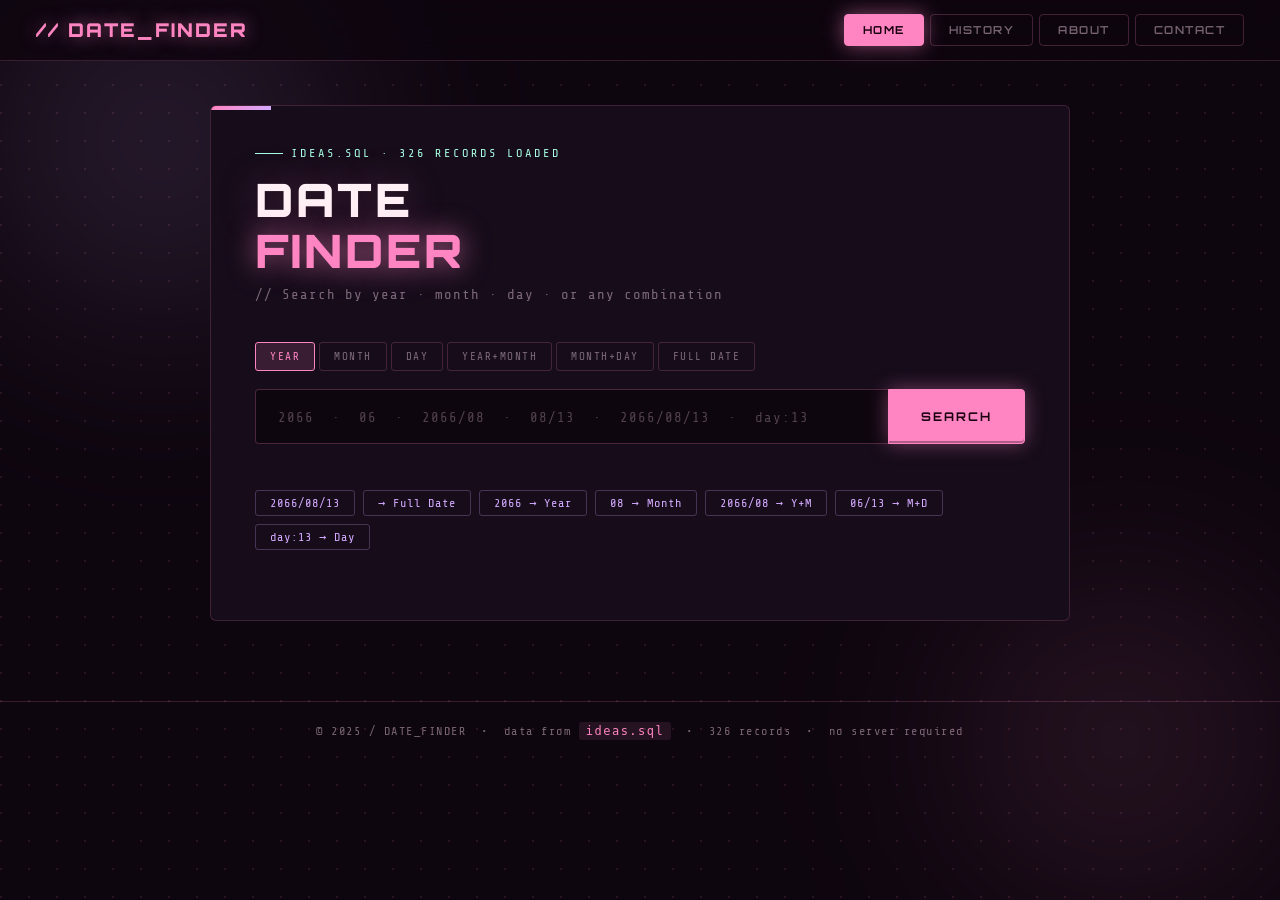
<file: date-search/index.html>
<!DOCTYPE html>
<html lang="en">

<head>
    <meta charset="UTF-8" />
    <meta name="viewport" content="width=device-width, initial-scale=1.0" />
    <title>Date Finder // DB Search</title>
    <meta name="description" content="Search notes and symbols by year, month, day, or any partial date." />
    <link rel="stylesheet" href="style.css" />
</head>

<body>

    <!-- ============================================================
     NAVBAR
============================================================ -->
    <nav class="navbar">
        <span class="nav-brand">// DATE_FINDER</span>
        <div class="nav-links">
            <button id="navHome" onclick="showPage('home')" class="active">Home</button>
            <button id="navHistory" onclick="showPage('history')">History</button>
            <button id="navAbout" onclick="showPage('about')">About</button>
            <button id="navContact" onclick="showPage('contact')">Contact</button>
        </div>
    </nav>


    <!-- ============================================================
     HOME PAGE
============================================================ -->
    <div id="homePage" class="page active">
        <div class="card">

            <!-- Hero -->
            <div class="hero">
                <div class="hero-label">ideas.sql · 326 records loaded</div>
                <h1>DATE<br><span>FINDER</span></h1>
                <p>// Search by year · month · day · or any combination</p>
            </div>

            <!-- Mode reference strip -->
            <div class="mode-tabs">
                <span class="mode-tab active" onclick="fillChip('2066')">YEAR</span>
                <span class="mode-tab" onclick="fillChip('06')">MONTH</span>
                <span class="mode-tab" onclick="fillChip('day:13')">DAY</span>
                <span class="mode-tab" onclick="fillChip('2066/08')">YEAR+MONTH</span>
                <span class="mode-tab" onclick="fillChip('08/13')">MONTH+DAY</span>
                <span class="mode-tab" onclick="fillChip('2066/08/13')">FULL DATE</span>
            </div>

            <!-- Search form -->
            <form id="searchForm" autocomplete="off">
                <div class="search-wrap">
                    <input id="searchInput" class="text-input" type="text"
                        placeholder="2066  ·  06  ·  2066/08  ·  08/13  ·  2066/08/13  ·  day:13" required />
                    <button type="submit" class="btn-search">SEARCH</button>
                </div>
            </form>

            <!-- Live mode hint -->
            <div class="mode-hint" id="modeHint"></div>

            <!-- Quick chips -->
            <div class="hint-chips">
                <span class="chip" onclick="fillChip('2066/08/13')">2066/08/13</span>
                <span class="chip" onclick="fillChip('2066/08/13')">→ Full Date</span>
                <span class="chip" onclick="fillChip('2066')">2066 → Year</span>
                <span class="chip" onclick="fillChip('08')">08 → Month</span>
                <span class="chip" onclick="fillChip('2066/08')">2066/08 → Y+M</span>
                <span class="chip" onclick="fillChip('06/13')">06/13 → M+D</span>
                <span class="chip" onclick="fillChip('day:13')">day:13 → Day</span>
            </div>

            <!-- Results injected here -->
            <div id="resultBox"></div>

        </div>
    </div>


    <!-- ============================================================
     HISTORY PAGE
============================================================ -->
    <div id="historyPage" class="page">
        <div class="card">
            <div class="section-title">Search History</div>
            <div class="section-sub">// Queries saved when no record was found</div>
            <div id="historyContent"></div>
        </div>
    </div>


    <!-- ============================================================
     ABOUT PAGE
============================================================ -->
    <div id="aboutPage" class="page">
        <div class="card">
            <div class="section-title">About</div>
            <div class="section-sub">// What this tool does</div>

            <p
                style="font-family:'Share Tech Mono',monospace; font-size:14px; line-height:1.85; color:rgba(251,218,237,0.65); letter-spacing:0.5px;">
                <span style="color:#FF85C2;">DATE_FINDER</span> is a pure client-side search tool that lets
                you query <span style="color:#FFE07A;">326 banknote records</span> from the
                <code
                    style="background:rgba(255,133,194,0.1);padding:2px 7px;border-radius:3px;color:#FF85C2;">ideas.sql</code>
                database. No server. No page reload. Every record is embedded directly into the JavaScript bundle.
                Search by full date, year alone, month alone, day alone, or any two-part combination.
                Unmatched queries can be saved to your local history.
            </p>

            <div class="divider"></div>

            <div class="about-grid">
                <div class="feature-card">
                    <span class="feature-icon">⚡</span>
                    <h3>Instant</h3>
                    <p>No network calls. Results appear as you hit search.</p>
                </div>
                <div class="feature-card">
                    <span class="feature-icon">🧩</span>
                    <h3>Partial Search</h3>
                    <p>Six search modes: year, month, day, and combos.</p>
                </div>
                <div class="feature-card">
                    <span class="feature-icon">�</span>
                    <h3>Local History</h3>
                    <p>Missed dates saved in your browser's localStorage.</p>
                </div>
                <div class="feature-card">
                    <span class="feature-icon">📱</span>
                    <h3>Responsive</h3>
                    <p>Desktop, tablet, or mobile — fully adaptive layout.</p>
                </div>
            </div>
        </div>
    </div>


    <!-- ============================================================
     CONTACT PAGE
============================================================ -->
    <div id="contactPage" class="page">
        <div class="card">
            <div class="section-title">Contact</div>
            <div class="section-sub">// Feedback or questions? Send a message</div>

            <div class="form-group">
                <label class="form-label">Name</label>
                <input id="cName" type="text" class="form-input" placeholder="Your name..." />
            </div>
            <div class="form-group">
                <label class="form-label">Email</label>
                <input id="cEmail" type="email" class="form-input" placeholder="you@example.com" />
            </div>
            <div class="form-group">
                <label class="form-label">Message</label>
                <textarea id="cMsg" class="form-input" placeholder="Your message..."></textarea>
            </div>

            <button class="btn-alt" onclick="sendContact()">Send Message</button>
            <div id="contactMsg"></div>
        </div>
    </div>


    <!-- ============================================================
     FOOTER
============================================================ -->
    <footer>
        <p>&copy; 2025 / DATE_FINDER &nbsp;&bull;&nbsp; data from <code>ideas.sql</code> &nbsp;&bull;&nbsp; 326 records
            &nbsp;&bull;&nbsp; no server required</p>
    </footer>


    <!-- ============================================================
     SCRIPTS
============================================================ -->
    <script src="app.js"></script>
    <script>
        // ── Nav page switcher ────────────────────────────────────────
        function showPage(page) {
            ['home', 'history', 'about', 'contact'].forEach(p => {
                const el = document.getElementById(p + 'Page');
                if (el) { el.style.display = 'none'; el.classList.remove('active'); }
            });

            const target = document.getElementById(page + 'Page');
            if (target) {
                target.style.display = 'block';
                void target.offsetWidth;   // force reflow for animation
                target.classList.add('active');
            }

            // update nav buttons
            ['Home', 'History', 'About', 'Contact'].forEach(p => {
                const btn = document.getElementById('nav' + p);
                if (btn) btn.classList.remove('active');
            });
            const cap = page.charAt(0).toUpperCase() + page.slice(1);
            const activeBtn = document.getElementById('nav' + cap);
            if (activeBtn) activeBtn.classList.add('active');

            if (page === 'history') renderHistory();
        }

        // ── Mode tabs highlight ──────────────────────────────────────
        document.querySelectorAll('.mode-tab').forEach(tab => {
            tab.addEventListener('click', function () {
                document.querySelectorAll('.mode-tab').forEach(t => t.classList.remove('active'));
                this.classList.add('active');
            });
        });

        // ── Quick-fill chips ─────────────────────────────────────────
        function fillChip(val) {
            document.getElementById('searchInput').value = val;
            updateModeHint();
            document.getElementById('searchForm').dispatchEvent(new Event('submit'));
        }

        // ── Contact form (UI only) ───────────────────────────────────
        function sendContact() {
            const n = document.getElementById('cName').value.trim();
            const e = document.getElementById('cEmail').value.trim();
            const m = document.getElementById('cMsg').value.trim();
            const box = document.getElementById('contactMsg');
            if (!n || !e || !m) {
                box.innerHTML = '<div class="error-box">⚠️ All fields are required.</div>';
                return;
            }
            box.innerHTML = '<div class="success-box">✅ MESSAGE SENT — We\'ll be in touch.</div>';
            document.getElementById('cName').value = '';
            document.getElementById('cEmail').value = '';
            document.getElementById('cMsg').value = '';
        }
    </script>

</body>

</html>
</file>
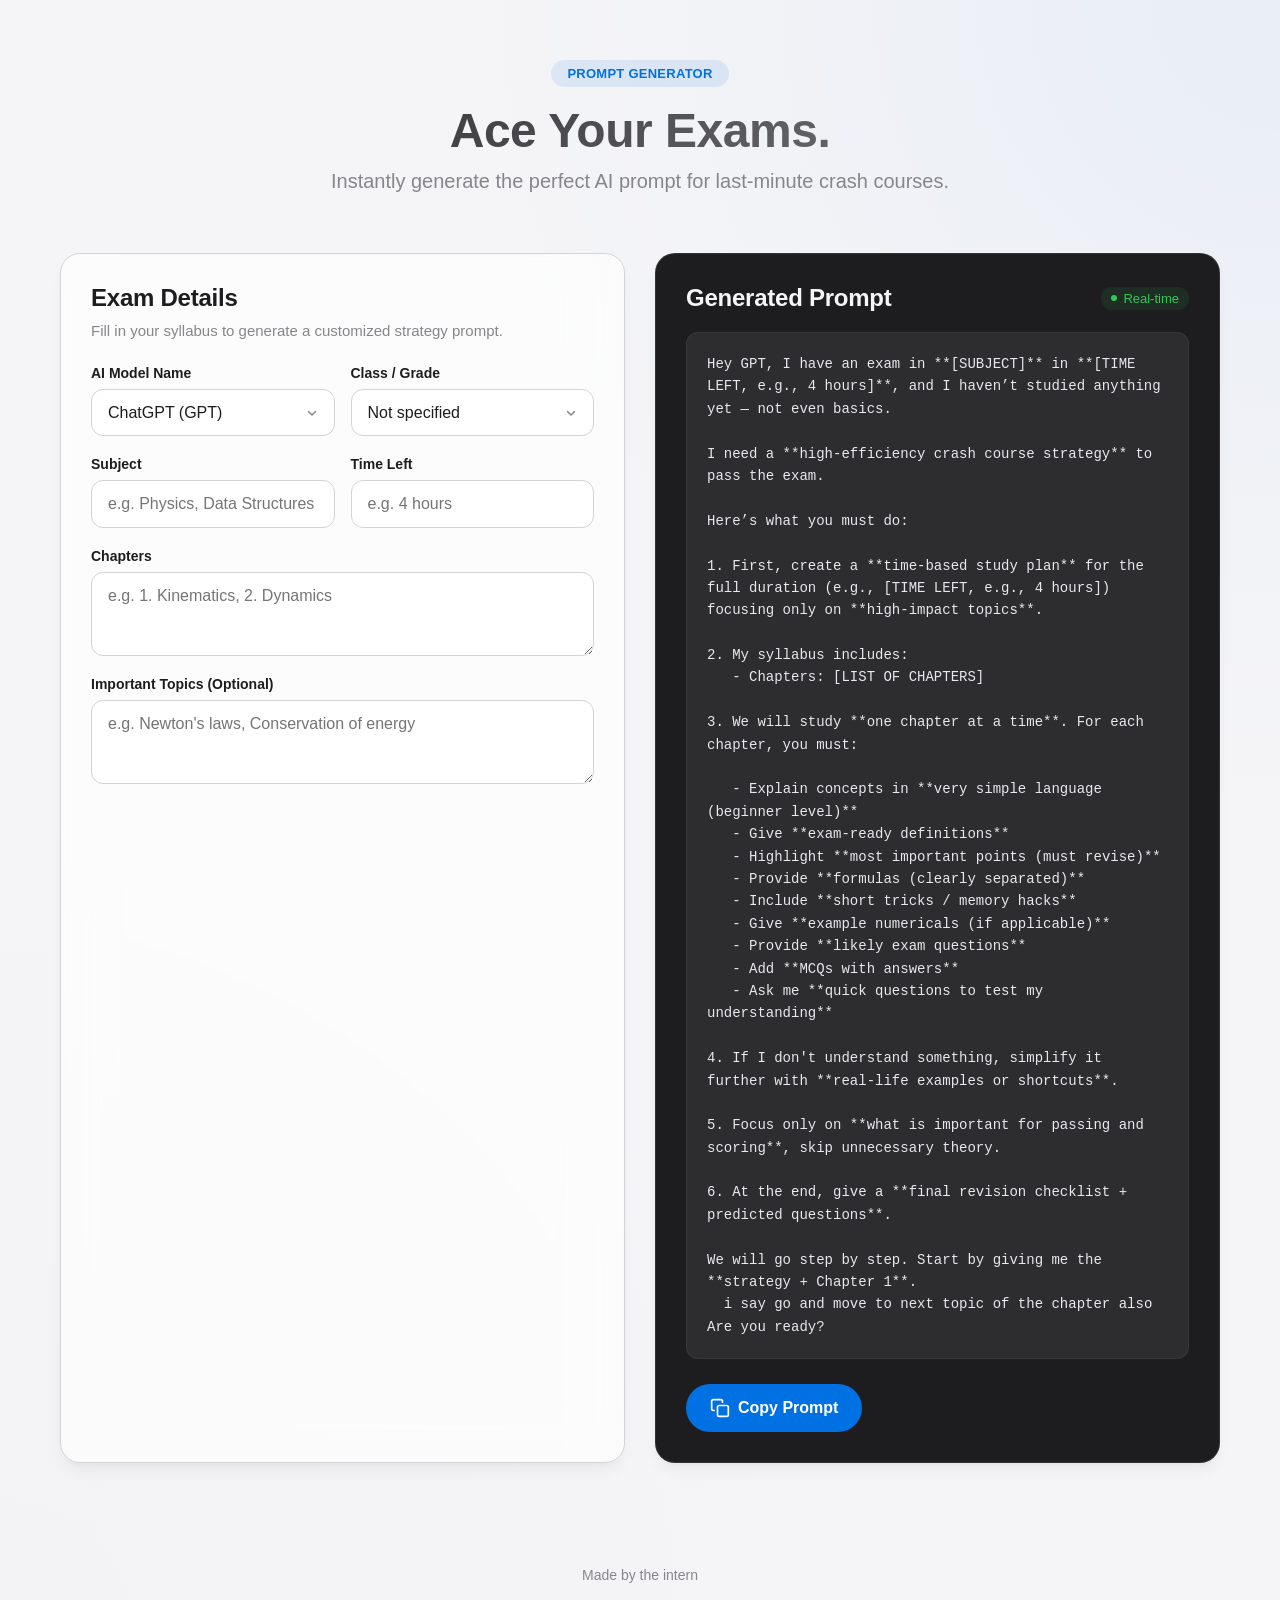
<file: prompt generating/index.html>
<!DOCTYPE html>
<html lang="en">
<head>
    <meta charset="UTF-8">
    <meta name="viewport" content="width=device-width, initial-scale=1.0">
    <title>Crash Course Prompt Generator</title>
    <link rel="stylesheet" href="styles.css">
    <meta name="description" content="Generate high-efficiency crash course strategies for your exams instantly.">
</head>
<body>
    <header class="header">
        <div class="header-pill">Prompt Generator</div>
        <h1>Ace Your Exams.</h1>
        <p>Instantly generate the perfect AI prompt for last-minute crash courses.</p>
    </header>

    <main class="container">
        <!-- Input section -->
        <section class="panel input-panel">
            <h2>Exam Details</h2>
            <p class="panel-desc">Fill in your syllabus to generate a customized strategy prompt.</p>

            <div class="form-row">
                <div class="form-group">
                    <label for="modelName">AI Model Name</label>
                    <select id="modelName">
                        <option value="GPT">ChatGPT (GPT)</option>
                        <option value="Claude">Claude</option>
                        <option value="Gemini">Gemini</option>
                        <option value="DeepSeek">DeepSeek</option>
                        <option value="AI">General AI</option>
                    </select>
                </div>
                
                <div class="form-group">
                    <label for="className">Class / Grade</label>
                    <select id="className">
                        <option value="">Not specified</option>
                        <option value="Class 9">Class 9</option>
                        <option value="Class 10">Class 10</option>
                        <option value="Class 11">Class 11</option>
                        <option value="Class 12">Class 12</option>
                        <option value="College">College / University</option>
                    </select>
                </div>
            </div>

            <div class="form-row">
                <div class="form-group">
                    <label for="subject">Subject</label>
                    <input type="text" id="subject" placeholder="e.g. Physics, Data Structures">
                </div>
                
                <div class="form-group">
                    <label for="timeLeft">Time Left</label>
                    <input type="text" id="timeLeft" placeholder="e.g. 4 hours">
                </div>
            </div>

            <div class="form-group">
                <label for="chapters">Chapters</label>
                <textarea id="chapters" rows="3" placeholder="e.g. 1. Kinematics, 2. Dynamics"></textarea>
            </div>

            <div class="form-group">
                <label for="topics">Important Topics (Optional)</label>
                <textarea id="topics" rows="3" placeholder="e.g. Newton's laws, Conservation of energy"></textarea>
            </div>
        </section>

        <!-- Output section -->
        <section class="panel output-panel">
            <div class="output-header">
                <h2>Generated Prompt</h2>
                <div class="pulse-indicator">
                    <span class="dot"></span>
                    <span class="label">Real-time</span>
                </div>
            </div>
            
            <div class="output-container">
                <pre><code id="promptOutput"></code></pre>
            </div>
            
            <button id="copyBtn" class="copy-btn">
                <svg width="20" height="20" viewBox="0 0 24 24" fill="none" stroke="currentColor" stroke-width="2" stroke-linecap="round" stroke-linejoin="round">
                    <rect x="9" y="9" width="13" height="13" rx="2" ry="2"></rect>
                    <path d="M5 15H4a2 2 0 0 1-2-2V4a2 2 0 0 1 2-2h9a2 2 0 0 1 2 2v1"></path>
                </svg>
                Copy Prompt
            </button>
        </section>
    </main>

    <footer class="footer">
        <p>Made by the intern</p>
    </footer>

    <script src="script.js"></script>
</body>
</html>
</file>
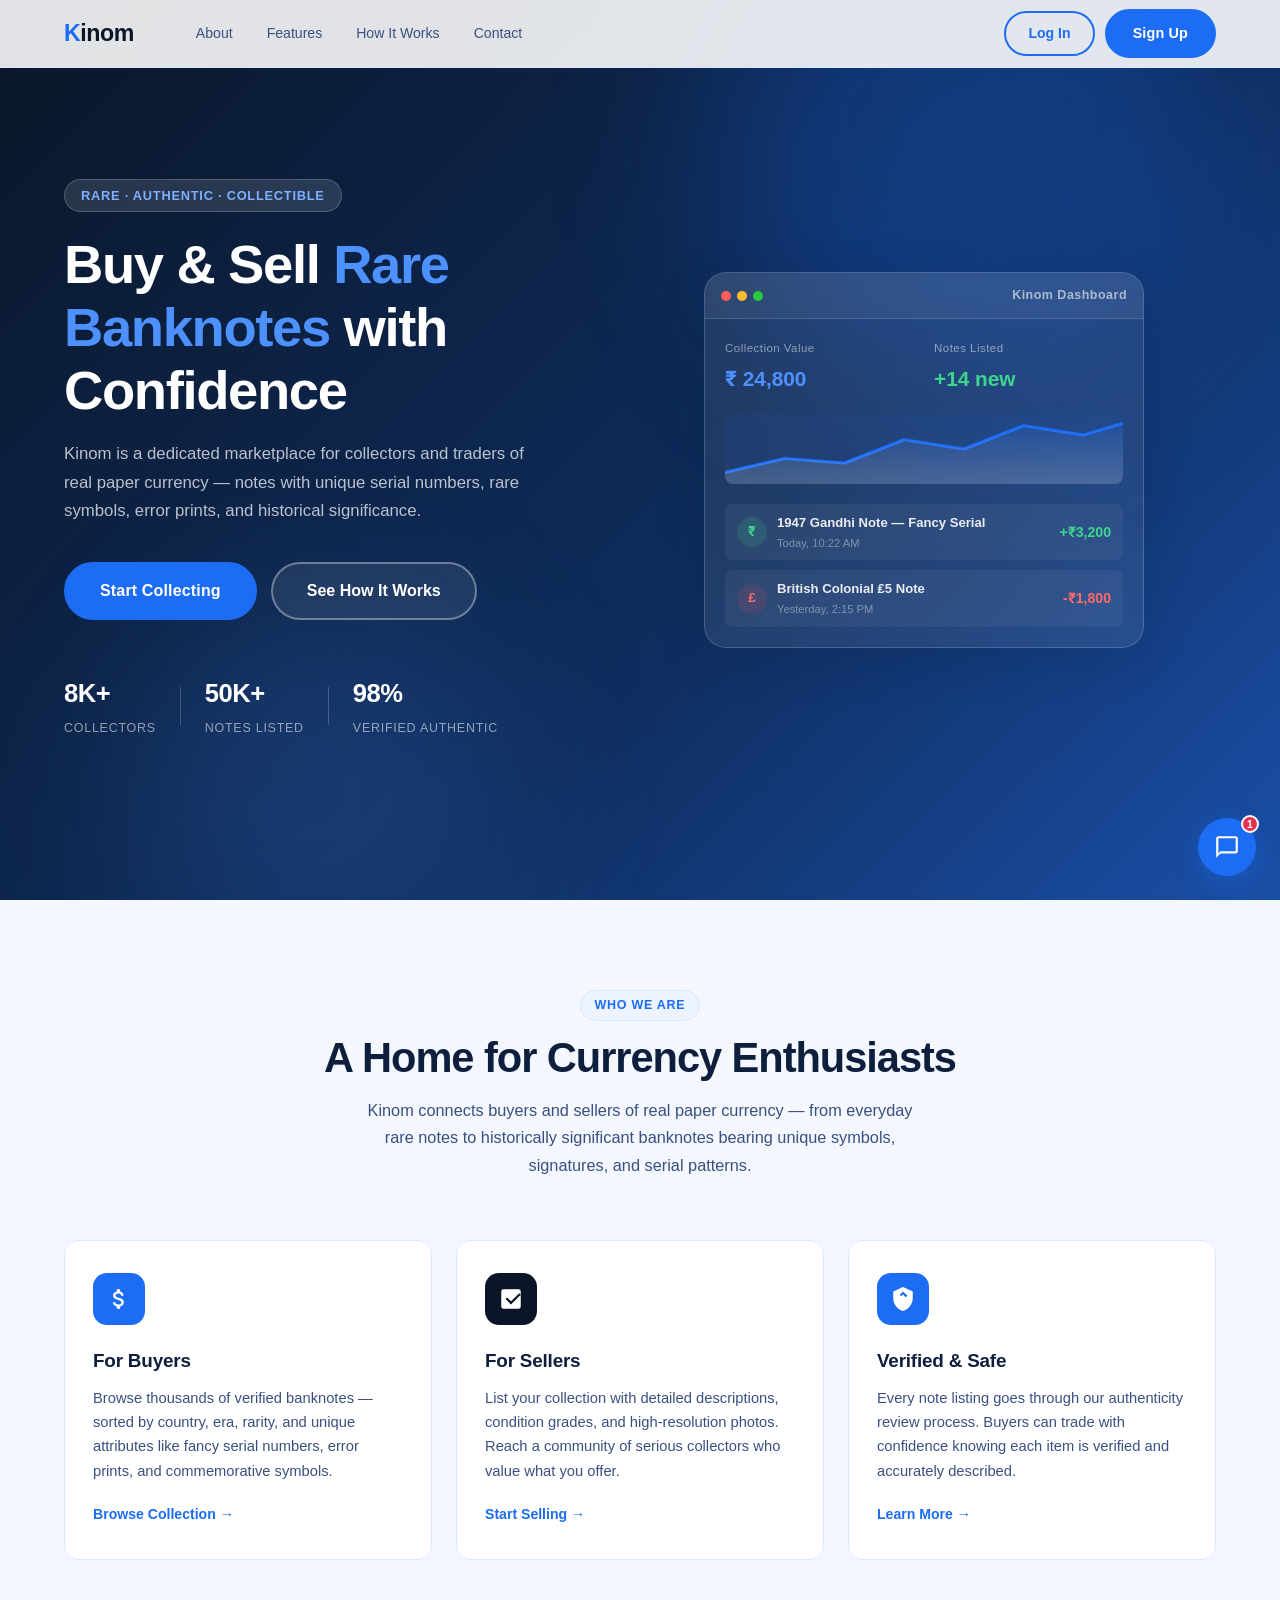
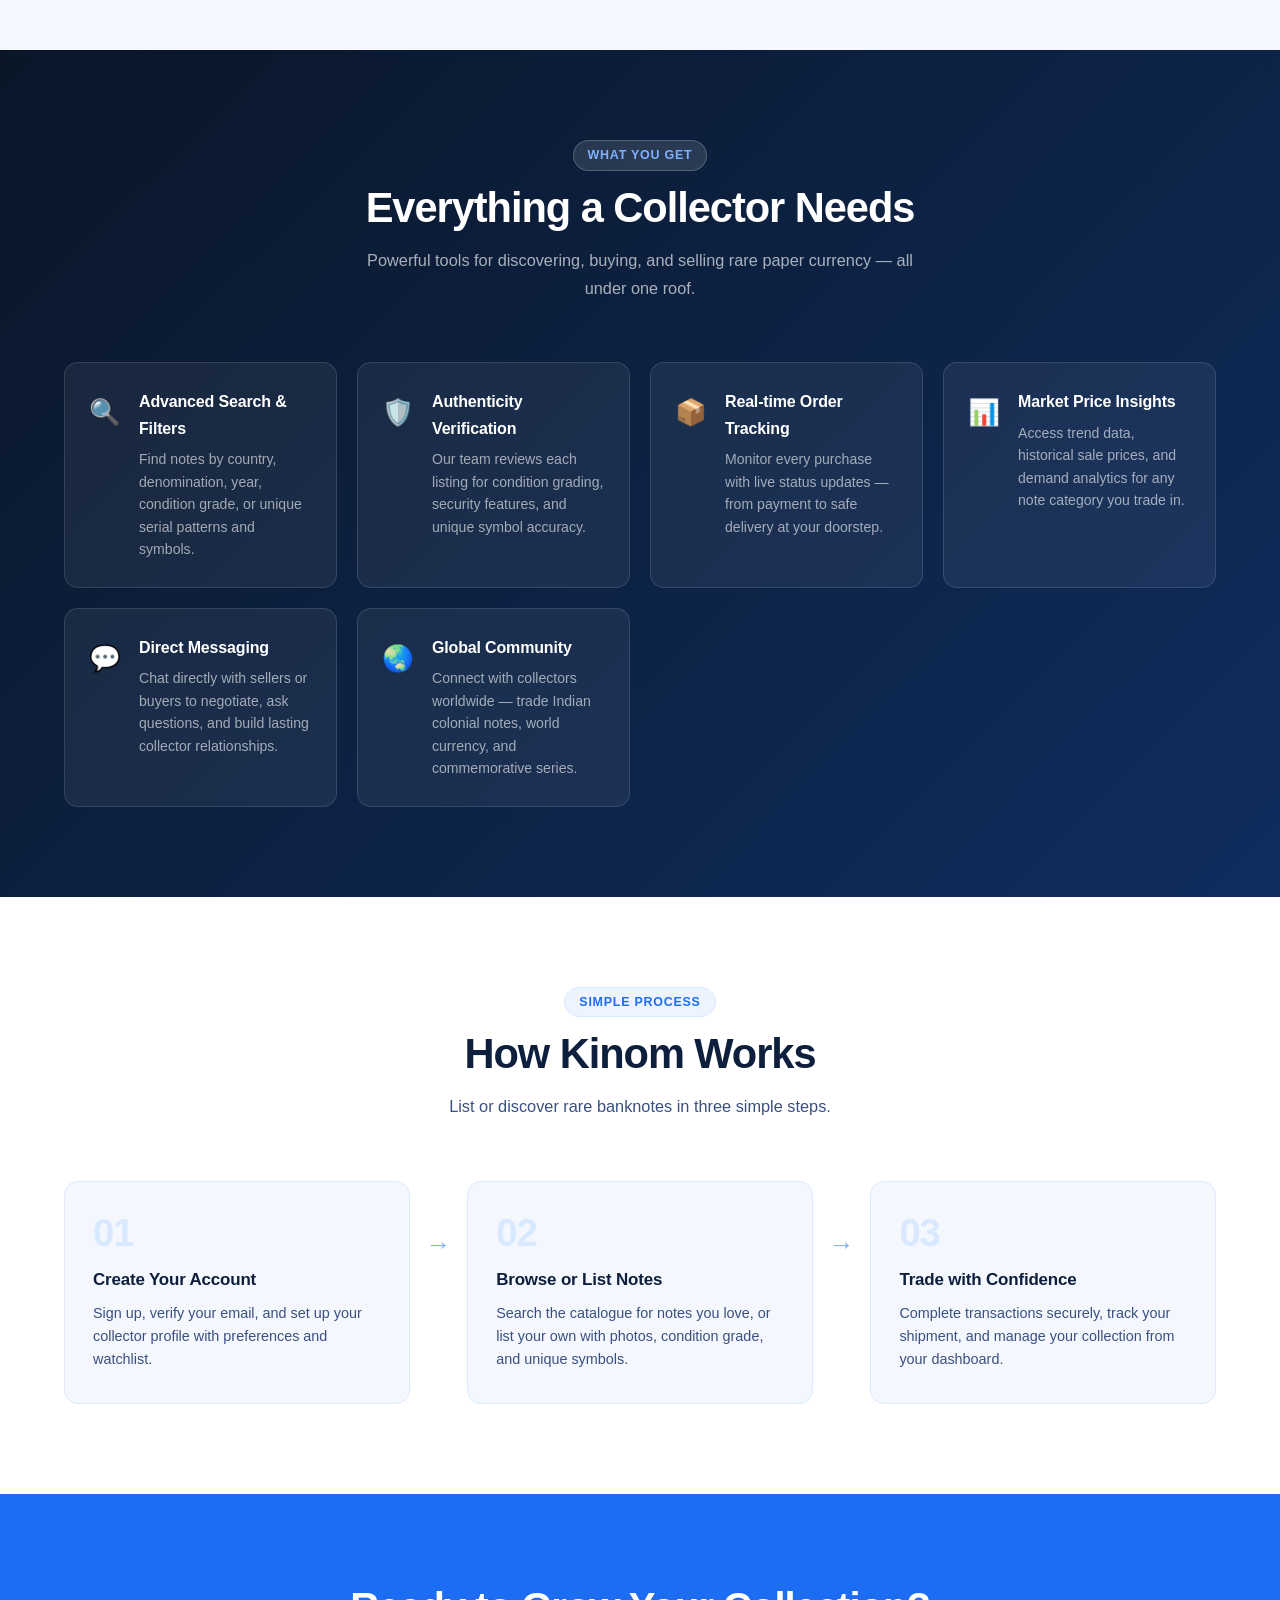
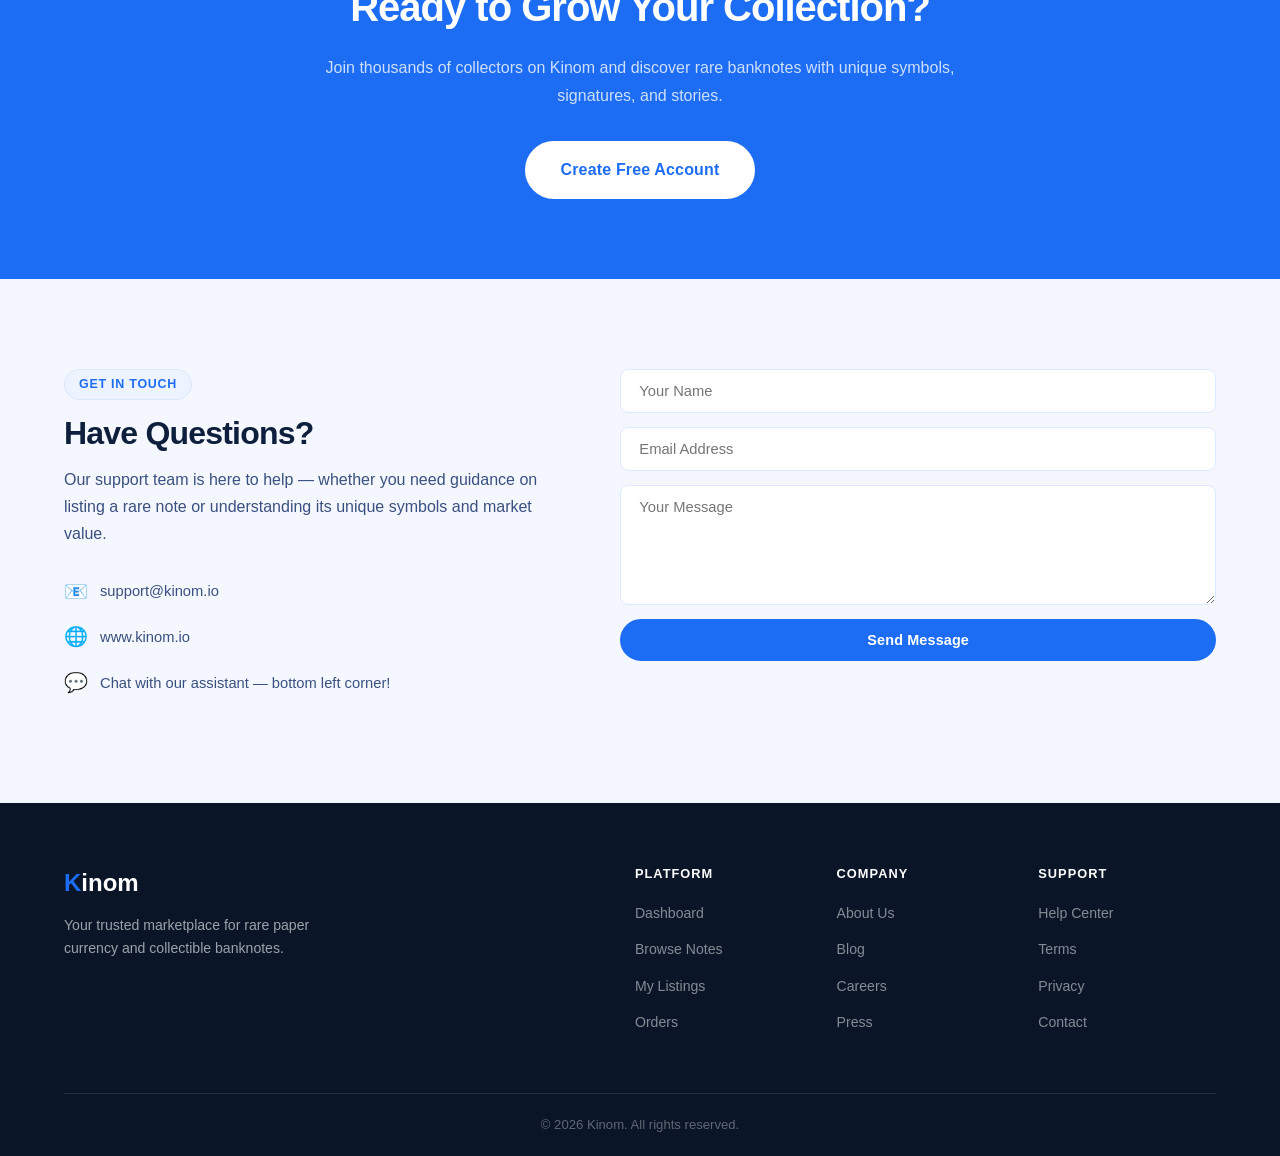
<file: Chat-bot-main/kinom_bot.html>
<!DOCTYPE html>
<html lang="en">
<head>
    <meta charset="UTF-8">
    <meta name="viewport" content="width=device-width, initial-scale=1.0">
    <meta name="description" content="Kinom — A trusted marketplace to buy and sell rare and collectible banknotes, paper currency, and notes with unique serial numbers and symbols.">
    <title>Kinom — Paper Currency &amp; Banknote Marketplace</title>
    <link rel="preconnect" href="https://fonts.googleapis.com">
    <link rel="preconnect" href="https://fonts.gstatic.com" crossorigin>
    <link href="https://fonts.googleapis.com/css2?family=Inter:wght@300;400;500;600;700;800&display=swap" rel="stylesheet">
    <link rel="stylesheet" href="kinom_bot.css">
</head>
<body>

    <!-- ========== NAVIGATION ========== -->
    <nav class="navbar" id="navbar">
        <div class="nav-container">
            <a href="#" class="nav-logo">
                <span class="logo-k">K</span>inom
            </a>
            <ul class="nav-links" id="navLinks">
                <li><a href="#about"        class="nav-link">About</a></li>
                <li><a href="#features"     class="nav-link">Features</a></li>
                <li><a href="#how-it-works" class="nav-link">How It Works</a></li>
                <li><a href="#contact"      class="nav-link">Contact</a></li>
            </ul>
            <div class="nav-actions">
                <a href="#" class="btn-outline">Log In</a>
                <a href="#" class="btn-primary">Sign Up</a>
            </div>
            <button class="nav-hamburger" id="hamburger" aria-label="Toggle menu">
                <span></span><span></span><span></span>
            </button>
        </div>
    </nav>

    <!-- ========== HERO ========== -->
    <section class="hero" id="hero">
        <div class="hero-bg-orb orb-1"></div>
        <div class="hero-bg-orb orb-2"></div>
        <div class="hero-content animate-fadein">
            <span class="hero-badge">Rare · Authentic · Collectible</span>
            <h1 class="hero-title">Buy &amp; Sell <span class="text-accent">Rare Banknotes</span> with Confidence</h1>
            <p class="hero-sub">Kinom is a dedicated marketplace for collectors and traders of real paper currency — notes with unique serial numbers, rare symbols, error prints, and historical significance.</p>
            <div class="hero-cta">
                <a href="#" class="btn-primary btn-lg">Start Collecting</a>
                <a href="#how-it-works" class="btn-ghost btn-lg">See How It Works</a>
            </div>
            <div class="hero-stats">
                <div class="stat-item">
                    <span class="stat-number">8K+</span>
                    <span class="stat-label">Collectors</span>
                </div>
                <div class="stat-divider"></div>
                <div class="stat-item">
                    <span class="stat-number">50K+</span>
                    <span class="stat-label">Notes Listed</span>
                </div>
                <div class="stat-divider"></div>
                <div class="stat-item">
                    <span class="stat-number">98%</span>
                    <span class="stat-label">Verified Authentic</span>
                </div>
            </div>
        </div>
        <div class="hero-visual animate-fadein-delay">
            <div class="hero-card-mockup">
                <div class="mockup-header">
                    <span class="mockup-dot red"></span>
                    <span class="mockup-dot yellow"></span>
                    <span class="mockup-dot green"></span>
                    <span class="mockup-title">Kinom Dashboard</span>
                </div>
                <div class="mockup-body">
                    <div class="mockup-stat-row">
                        <div class="mockup-stat">
                            <div class="mockup-label">Collection Value</div>
                            <div class="mockup-val blue">₹ 24,800</div>
                        </div>
                        <div class="mockup-stat">
                            <div class="mockup-label">Notes Listed</div>
                            <div class="mockup-val green">+14 new</div>
                        </div>
                    </div>
                    <div class="mockup-chart">
                        <svg viewBox="0 0 200 60" xmlns="http://www.w3.org/2000/svg" preserveAspectRatio="none">
                            <polyline points="0,50 30,38 60,42 90,22 120,30 150,10 180,18 200,8" fill="none" stroke="#1d6df4" stroke-width="2.5" stroke-linecap="round" stroke-linejoin="round"/>
                            <polyline points="0,50 30,38 60,42 90,22 120,30 150,10 180,18 200,8 200,60 0,60" fill="url(#chartGrad)" opacity="0.18"/>
                            <defs>
                                <linearGradient id="chartGrad" x1="0" y1="0" x2="0" y2="1">
                                    <stop offset="0%" stop-color="#1d6df4"/>
                                    <stop offset="100%" stop-color="#ffffff"/>
                                </linearGradient>
                            </defs>
                        </svg>
                    </div>
                    <div class="mockup-transactions">
                        <div class="mockup-tx">
                            <span class="tx-icon buy">₹</span>
                            <div class="tx-info">
                                <div class="tx-name">1947 Gandhi Note — Fancy Serial</div>
                                <div class="tx-date">Today, 10:22 AM</div>
                            </div>
                            <div class="tx-amount buy">+₹3,200</div>
                        </div>
                        <div class="mockup-tx">
                            <span class="tx-icon sell">£</span>
                            <div class="tx-info">
                                <div class="tx-name">British Colonial ₤5 Note</div>
                                <div class="tx-date">Yesterday, 2:15 PM</div>
                            </div>
                            <div class="tx-amount sell">-₹1,800</div>
                        </div>
                    </div>
                </div>
            </div>
        </div>
    </section>

    <!-- ========== ABOUT ========== -->
    <section class="section about-section" id="about">
        <div class="section-container">
            <div class="section-header">
                <span class="section-tag">Who We Are</span>
                <h2 class="section-title">A Home for Currency Enthusiasts</h2>
                <p class="section-sub">Kinom connects buyers and sellers of real paper currency — from everyday rare notes to historically significant banknotes bearing unique symbols, signatures, and serial patterns.</p>
            </div>
            <div class="cards-grid">
                <div class="feature-card animate-slide-up">
                    <div class="card-icon blue">
                        <svg xmlns="http://www.w3.org/2000/svg" viewBox="0 0 24 24" fill="currentColor"><path d="M11.8 10.9c-2.27-.59-3-1.2-3-2.15 0-1.09 1.01-1.85 2.7-1.85 1.78 0 2.44.85 2.5 2.1h2.21c-.07-1.72-1.12-3.3-3.21-3.81V3h-3v2.16c-1.94.42-3.5 1.68-3.5 3.61 0 2.31 1.91 3.46 4.7 4.13 2.5.6 3 1.48 3 2.41 0 .69-.49 1.79-2.7 1.79-2.06 0-2.87-.92-2.98-2.1h-2.2c.12 2.19 1.76 3.42 3.68 3.83V21h3v-2.15c1.95-.37 3.5-1.5 3.5-3.55 0-2.84-2.43-3.81-4.7-4.4z"/></svg>
                    </div>
                    <h3>For Buyers</h3>
                    <p>Browse thousands of verified banknotes — sorted by country, era, rarity, and unique attributes like fancy serial numbers, error prints, and commemorative symbols.</p>
                    <a href="#" class="card-link">Browse Collection →</a>
                </div>
                <div class="feature-card animate-slide-up delay-1">
                    <div class="card-icon white">
                        <svg xmlns="http://www.w3.org/2000/svg" viewBox="0 0 24 24" fill="currentColor"><path d="M19 3H5a2 2 0 0 0-2 2v14a2 2 0 0 0 2 2h14a2 2 0 0 0 2-2V5a2 2 0 0 0-2-2zm-7 14l-5-5 1.41-1.41L12 14.17l7.59-7.59L21 8l-9 9z"/></svg>
                    </div>
                    <h3>For Sellers</h3>
                    <p>List your collection with detailed descriptions, condition grades, and high-resolution photos. Reach a community of serious collectors who value what you offer.</p>
                    <a href="#" class="card-link">Start Selling →</a>
                </div>
                <div class="feature-card animate-slide-up delay-2">
                    <div class="card-icon blue">
                        <svg xmlns="http://www.w3.org/2000/svg" viewBox="0 0 24 24" fill="currentColor"><path d="M12 1L3 5v6c0 5.55 3.84 10.74 9 12 5.16-1.26 9-6.45 9-12V5zm0 4l4 4-1.41 1.41L12 7.83l-1.59 1.58L9 8z"/></svg>
                    </div>
                    <h3>Verified &amp; Safe</h3>
                    <p>Every note listing goes through our authenticity review process. Buyers can trade with confidence knowing each item is verified and accurately described.</p>
                    <a href="#" class="card-link">Learn More →</a>
                </div>
            </div>
        </div>
    </section>

    <!-- ========== FEATURES ========== -->
    <section class="section features-section" id="features">
        <div class="section-container">
            <div class="section-header light">
                <span class="section-tag-light">What You Get</span>
                <h2 class="section-title light">Everything a Collector Needs</h2>
                <p class="section-sub light">Powerful tools for discovering, buying, and selling rare paper currency — all under one roof.</p>
            </div>
            <div class="features-grid">
                <div class="feat-item">
                    <div class="feat-icon">🔍</div>
                    <div>
                        <h4>Advanced Search &amp; Filters</h4>
                        <p>Find notes by country, denomination, year, condition grade, or unique serial patterns and symbols.</p>
                    </div>
                </div>
                <div class="feat-item">
                    <div class="feat-icon">🛡️</div>
                    <div>
                        <h4>Authenticity Verification</h4>
                        <p>Our team reviews each listing for condition grading, security features, and unique symbol accuracy.</p>
                    </div>
                </div>
                <div class="feat-item">
                    <div class="feat-icon">📦</div>
                    <div>
                        <h4>Real-time Order Tracking</h4>
                        <p>Monitor every purchase with live status updates — from payment to safe delivery at your doorstep.</p>
                    </div>
                </div>
                <div class="feat-item">
                    <div class="feat-icon">📊</div>
                    <div>
                        <h4>Market Price Insights</h4>
                        <p>Access trend data, historical sale prices, and demand analytics for any note category you trade in.</p>
                    </div>
                </div>
                <div class="feat-item">
                    <div class="feat-icon">💬</div>
                    <div>
                        <h4>Direct Messaging</h4>
                        <p>Chat directly with sellers or buyers to negotiate, ask questions, and build lasting collector relationships.</p>
                    </div>
                </div>
                <div class="feat-item">
                    <div class="feat-icon">🌏</div>
                    <div>
                        <h4>Global Community</h4>
                        <p>Connect with collectors worldwide — trade Indian colonial notes, world currency, and commemorative series.</p>
                    </div>
                </div>
            </div>
        </div>
    </section>

    <!-- ========== HOW IT WORKS ========== -->
    <section class="section how-section" id="how-it-works">
        <div class="section-container">
            <div class="section-header">
                <span class="section-tag">Simple Process</span>
                <h2 class="section-title">How Kinom Works</h2>
                <p class="section-sub">List or discover rare banknotes in three simple steps.</p>
            </div>
            <div class="steps-row">
                <div class="step-item">
                    <div class="step-num">01</div>
                    <h4>Create Your Account</h4>
                    <p>Sign up, verify your email, and set up your collector profile with preferences and watchlist.</p>
                </div>
                <div class="step-arrow">→</div>
                <div class="step-item">
                    <div class="step-num">02</div>
                    <h4>Browse or List Notes</h4>
                    <p>Search the catalogue for notes you love, or list your own with photos, condition grade, and unique symbols.</p>
                </div>
                <div class="step-arrow">→</div>
                <div class="step-item">
                    <div class="step-num">03</div>
                    <h4>Trade with Confidence</h4>
                    <p>Complete transactions securely, track your shipment, and manage your collection from your dashboard.</p>
                </div>
            </div>
        </div>
    </section>

    <!-- ========== CTA ========== -->
    <section class="cta-section">
        <div class="cta-container">
            <h2>Ready to Grow Your Collection?</h2>
            <p>Join thousands of collectors on Kinom and discover rare banknotes with unique symbols, signatures, and stories.</p>
            <a href="#" class="btn-primary btn-lg">Create Free Account</a>
        </div>
    </section>

    <!-- ========== CONTACT ========== -->
    <section class="section contact-section" id="contact">
        <div class="section-container contact-grid">
            <div class="contact-info">
                <span class="section-tag">Get In Touch</span>
                <h2 class="section-title">Have Questions?</h2>
                <p>Our support team is here to help — whether you need guidance on listing a rare note or understanding its unique symbols and market value.</p>
                <div class="contact-item">
                    <span class="contact-icon">📧</span>
                    <span>support@kinom.io</span>
                </div>
                <div class="contact-item">
                    <span class="contact-icon">🌐</span>
                    <span>www.kinom.io</span>
                </div>
                <div class="contact-item">
                    <span class="contact-icon">💬</span>
                    <span>Chat with our assistant — bottom left corner!</span>
                </div>
            </div>
            <form class="contact-form" id="contactForm">
                <input type="text"  placeholder="Your Name"        class="form-input" required>
                <input type="email" placeholder="Email Address"    class="form-input" required>
                <textarea           placeholder="Your Message"     class="form-input form-textarea" rows="4" required></textarea>
                <button type="submit" class="btn-primary btn-full">Send Message</button>
            </form>
        </div>
    </section>

    <!-- ========== FOOTER ========== -->
    <footer class="footer">
        <div class="footer-container">
            <div class="footer-brand">
                <span class="footer-logo"><span class="logo-k">K</span>inom</span>
                <p>Your trusted marketplace for rare paper currency and collectible banknotes.</p>
            </div>
            <div class="footer-links">
                <div class="footer-col">
                    <h5>Platform</h5>
                    <ul>
                        <li><a href="#">Dashboard</a></li>
                        <li><a href="#">Browse Notes</a></li>
                        <li><a href="#">My Listings</a></li>
                        <li><a href="#">Orders</a></li>
                    </ul>
                </div>
                <div class="footer-col">
                    <h5>Company</h5>
                    <ul>
                        <li><a href="#">About Us</a></li>
                        <li><a href="#">Blog</a></li>
                        <li><a href="#">Careers</a></li>
                        <li><a href="#">Press</a></li>
                    </ul>
                </div>
                <div class="footer-col">
                    <h5>Support</h5>
                    <ul>
                        <li><a href="#">Help Center</a></li>
                        <li><a href="#">Terms</a></li>
                        <li><a href="#">Privacy</a></li>
                        <li><a href="#">Contact</a></li>
                    </ul>
                </div>
            </div>
        </div>
        <div class="footer-bottom">
            <p>&copy; 2026 Kinom. All rights reserved.</p>
        </div>
    </footer>

    <!-- ========== CHATBOT (bottom-left) ========== -->
    <div id="chatbot-wrapper">
        <!-- Chat Window (opens above the button) -->
        <div class="chat-window" id="chatWindow" aria-hidden="true">
            <div class="chat-header">
                <div class="chat-avatar">
                    <svg xmlns="http://www.w3.org/2000/svg" viewBox="0 0 24 24" fill="currentColor">
                        <path d="M12 2C6.48 2 2 6.48 2 12s4.48 10 10 10 10-4.48 10-10S17.52 2 12 2zm-1 17.93c-3.95-.49-7-3.85-7-7.93 0-.62.08-1.21.21-1.79L9 15v1c0 1.1.9 2 2 2v1.93zm6.9-2.54c-.26-.81-1-1.39-1.9-1.39h-1v-3c0-.55-.45-1-1-1H8v-2h2c.55 0 1-.45 1-1V7h2c1.1 0 2-.9 2-2v-.41c2.93 1.19 5 4.06 5 7.41 0 2.08-.8 3.97-2.1 5.39z"/>
                    </svg>
                </div>
                <div class="chat-header-info">
                    <span class="chat-name">Kinom Assistant</span>
                    <span class="chat-status"><span class="online-dot"></span>Online · Ready to help</span>
                </div>
                <button class="chat-close-btn" id="chatClose" aria-label="Close chat">
                    <svg xmlns="http://www.w3.org/2000/svg" viewBox="0 0 24 24" fill="none" stroke="currentColor" stroke-width="2.5">
                        <path stroke-linecap="round" stroke-linejoin="round" d="M6 18L18 6M6 6l12 12"/>
                    </svg>
                </button>
            </div>
            <div class="chat-messages" id="chatMessages">
                <div class="chat-empty" id="chatEmpty">
                    <div class="chat-empty-icon">
                        <svg xmlns="http://www.w3.org/2000/svg" viewBox="0 0 24 24" fill="currentColor">
                            <path d="M20 2H4c-1.1 0-2 .9-2 2v18l4-4h14c1.1 0 2-.9 2-2V4c0-1.1-.9-2-2-2zm0 14H6l-2 2V4h16v12z"/>
                        </svg>
                    </div>
                    <h4>Hello! 👋</h4>
                    <p>Ask me anything about Kinom's banknote marketplace.</p>
                    <div class="starter-btns" id="starterBtns">
                        <button class="starter-btn" onclick="sendStarter(this)">How do I create an account?</button>
                        <button class="starter-btn" onclick="sendStarter(this)">How do I buy a rare note?</button>
                        <button class="starter-btn" onclick="sendStarter(this)">How do I list my banknotes?</button>
                        <button class="starter-btn" onclick="sendStarter(this)">How do I track my orders?</button>
                    </div>
                </div>
                <div class="chat-msg-list" id="chatMsgList"></div>
            </div>
            <div class="chat-input-area">
                <form class="chat-form" id="chatForm">
                    <input type="text" id="chatInput" class="chat-input" placeholder="Type your message…" autocomplete="off">
                    <button type="submit" class="chat-send-btn" id="chatSendBtn" aria-label="Send">
                        <svg xmlns="http://www.w3.org/2000/svg" viewBox="0 0 24 24" fill="none" stroke="currentColor" stroke-width="2.5">
                            <path stroke-linecap="round" stroke-linejoin="round" d="M12 19l9 2-9-18-9 18 9-2zm0 0v-8"/>
                        </svg>
                    </button>
                </form>
            </div>
        </div>

        <!-- FAB Toggle Button -->
        <button class="chat-fab" id="chatFab" aria-label="Open chat assistant">
            <svg id="fabIconChat" xmlns="http://www.w3.org/2000/svg" viewBox="0 0 24 24" fill="currentColor">
                <path d="M20 2H4c-1.1 0-2 .9-2 2v18l4-4h14c1.1 0 2-.9 2-2V4c0-1.1-.9-2-2-2zm0 14H6l-2 2V4h16v12z"/>
            </svg>
            <svg id="fabIconClose" xmlns="http://www.w3.org/2000/svg" viewBox="0 0 24 24" fill="none" stroke="currentColor" stroke-width="2.5" style="display:none;">
                <path stroke-linecap="round" stroke-linejoin="round" d="M6 18L18 6M6 6l12 12"/>
            </svg>
            <span class="fab-badge" id="fabBadge">1</span>
        </button>
    </div>

    <script src="kinom_bot.js"></script>
</body>
</html>
</file>
<file: date-search/style.css>
/* ============================================================
   IMPORTS
============================================================ */
@import url('https://fonts.googleapis.com/css2?family=Orbitron:wght@400;600;700;900&family=Share+Tech+Mono&family=Nunito:wght@400;600;700&display=swap');

/* ============================================================
   CSS VARIABLES — CUPCAKE PALETTE
============================================================ */
:root {
  --pink: #FF85C2;
  --pink-deep: #E0448B;
  --cream: #FFF0F5;
  --lilac: #D4AAFF;
  --mint: #A8FFE4;
  --yellow: #FFE07A;
  --bg: #0E060F;
  --bg2: #160C1A;
  --bg3: #1E0F26;
  --border: rgba(255, 133, 194, 0.18);
  --text: #FBDAED;
  --muted: rgba(251, 218, 237, 0.45);
  --shadow: rgba(224, 68, 139, 0.35);
}

/* ============================================================
   RESET & BASE
============================================================ */
*,
*::before,
*::after {
  box-sizing: border-box;
  margin: 0;
  padding: 0;
}

body {
  font-family: 'Nunito', sans-serif;
  min-height: 100vh;
  background-color: var(--bg);
  /* dot-grid texture */
  background-image:
    radial-gradient(circle at 1px 1px, rgba(255, 133, 194, 0.12) 1px, transparent 0);
  background-size: 28px 28px;
  color: var(--text);
  overflow-x: hidden;
}

/* Ambient orbs */
body::before,
body::after {
  content: '';
  position: fixed;
  border-radius: 50%;
  filter: blur(90px);
  z-index: 0;
  pointer-events: none;
}

body::before {
  width: 520px;
  height: 520px;
  background: radial-gradient(circle, rgba(212, 170, 255, 0.18) 0%, transparent 70%);
  top: -120px;
  left: -100px;
}

body::after {
  width: 480px;
  height: 480px;
  background: radial-gradient(circle, rgba(255, 133, 194, 0.15) 0%, transparent 70%);
  bottom: -80px;
  right: -80px;
}

/* ============================================================
   SCROLLBAR
============================================================ */
::-webkit-scrollbar {
  width: 6px;
}

::-webkit-scrollbar-track {
  background: var(--bg);
}

::-webkit-scrollbar-thumb {
  background: var(--pink-deep);
  border-radius: 10px;
}

/* ============================================================
   NAVBAR
============================================================ */
.navbar {
  position: sticky;
  top: 0;
  z-index: 200;
  display: flex;
  align-items: center;
  justify-content: space-between;
  padding: 14px 36px;
  background: rgba(14, 6, 15, 0.82);
  border-bottom: 1px solid var(--border);
  backdrop-filter: blur(18px);
  -webkit-backdrop-filter: blur(18px);
}

.nav-brand {
  font-family: 'Orbitron', sans-serif;
  font-size: 19px;
  font-weight: 900;
  letter-spacing: 2px;
  color: var(--pink);
  text-shadow: 0 0 18px rgba(255, 133, 194, 0.6);
  user-select: none;
}

.nav-links {
  display: flex;
  gap: 6px;
}

.nav-links button {
  font-family: 'Orbitron', sans-serif;
  font-size: 11px;
  font-weight: 600;
  letter-spacing: 1.5px;
  padding: 8px 18px;
  border-radius: 4px;
  border: 1px solid rgba(255, 133, 194, 0.22);
  background: transparent;
  color: var(--muted);
  cursor: pointer;
  text-transform: uppercase;
  transition: all 0.22s ease;
}

.nav-links button:hover {
  border-color: var(--pink);
  color: var(--cream);
  background: rgba(255, 133, 194, 0.1);
  box-shadow: 0 0 14px rgba(255, 133, 194, 0.2), inset 0 0 8px rgba(255, 133, 194, 0.06);
}

.nav-links button.active {
  background: var(--pink);
  color: #1a0010;
  border-color: var(--pink);
  font-weight: 700;
  box-shadow: 0 0 20px rgba(255, 133, 194, 0.5);
}

/* ============================================================
   LAYOUT
============================================================ */
.page {
  display: none;
  max-width: 900px;
  margin: 0 auto;
  padding: 44px 20px 80px;
  position: relative;
  z-index: 1;
  animation: slideUp 0.38s cubic-bezier(0.22, 1, 0.36, 1);
}

.page.active {
  display: block;
}

@keyframes slideUp {
  from {
    opacity: 0;
    transform: translateY(22px);
  }

  to {
    opacity: 1;
    transform: translateY(0);
  }
}

/* ============================================================
   CARD
============================================================ */
.card {
  background: var(--bg2);
  border: 1px solid var(--border);
  border-radius: 6px;
  padding: 40px 44px;
  position: relative;
  overflow: hidden;
}

/* corner accent */
.card::before {
  content: '';
  position: absolute;
  top: 0;
  left: 0;
  width: 60px;
  height: 4px;
  background: linear-gradient(90deg, var(--pink), var(--lilac));
}

.card-sm {
  background: var(--bg3);
  border: 1px solid var(--border);
  border-radius: 6px;
  padding: 28px 32px;
  margin-top: 20px;
}

/* ============================================================
   HERO SECTION
============================================================ */
.hero {
  margin-bottom: 40px;
}

.hero-label {
  font-family: 'Share Tech Mono', monospace;
  font-size: 12px;
  color: var(--mint);
  letter-spacing: 3px;
  text-transform: uppercase;
  margin-bottom: 14px;
  display: flex;
  align-items: center;
  gap: 8px;
}

.hero-label::before {
  content: '';
  width: 28px;
  height: 1px;
  background: var(--mint);
  display: inline-block;
}

.hero h1 {
  font-family: 'Orbitron', sans-serif;
  font-size: 46px;
  font-weight: 900;
  letter-spacing: 3px;
  line-height: 1.1;
  color: var(--cream);
  text-shadow: 0 0 40px rgba(255, 133, 194, 0.25);
  margin-bottom: 12px;
}

.hero h1 span {
  color: var(--pink);
  text-shadow: 0 0 28px rgba(255, 133, 194, 0.7);
}

.hero p {
  font-family: 'Share Tech Mono', monospace;
  font-size: 14px;
  color: var(--muted);
  letter-spacing: 1px;
}

/* ============================================================
   SEARCH MODE TABS
============================================================ */
.mode-tabs {
  display: flex;
  gap: 4px;
  margin-bottom: 18px;
  flex-wrap: wrap;
}

.mode-tab {
  font-family: 'Share Tech Mono', monospace;
  font-size: 11px;
  letter-spacing: 1.5px;
  text-transform: uppercase;
  padding: 7px 14px;
  border-radius: 3px;
  border: 1px solid rgba(255, 133, 194, 0.2);
  background: transparent;
  color: var(--muted);
  cursor: pointer;
  transition: all 0.2s;
}

.mode-tab:hover {
  border-color: var(--pink);
  color: var(--pink);
}

.mode-tab.active {
  background: rgba(255, 133, 194, 0.15);
  border-color: var(--pink);
  color: var(--pink);
}

/* ============================================================
   SEARCH INPUT
============================================================ */
.search-wrap {
  position: relative;
  display: flex;
  gap: 0;
}

.text-input {
  flex: 1;
  padding: 17px 22px;
  background: var(--bg);
  border: 1.5px solid rgba(255, 133, 194, 0.25);
  border-right: none;
  border-radius: 4px 0 0 4px;
  font-family: 'Share Tech Mono', monospace;
  font-size: 17px;
  color: var(--cream);
  outline: none;
  transition: border-color 0.2s, box-shadow 0.2s;
  letter-spacing: 1px;
}

.text-input::placeholder {
  color: rgba(251, 218, 237, 0.28);
  font-size: 14px;
}

.text-input:focus {
  border-color: var(--pink);
  box-shadow: 0 0 0 3px rgba(255, 133, 194, 0.14);
}

.btn-search {
  padding: 17px 32px;
  background: var(--pink);
  border: 1.5px solid var(--pink);
  border-radius: 0 4px 4px 0;
  font-family: 'Orbitron', sans-serif;
  font-size: 12px;
  font-weight: 700;
  letter-spacing: 2px;
  color: #1a0010;
  cursor: pointer;
  white-space: nowrap;
  text-transform: uppercase;
  transition: background 0.2s, box-shadow 0.2s, transform 0.12s;
  box-shadow: 0 0 20px rgba(255, 133, 194, 0.4), inset 0 -2px 0 rgba(0, 0, 0, 0.3);
}

.btn-search:hover {
  background: #ff9fd3;
  box-shadow: 0 0 32px rgba(255, 133, 194, 0.6);
  transform: translateY(-1px);
}

.btn-search:active {
  transform: translateY(1px);
  box-shadow: none;
}

/* hint chips */
.hint-chips {
  display: flex;
  gap: 8px;
  flex-wrap: wrap;
  margin-top: 16px;
}

.chip {
  font-family: 'Share Tech Mono', monospace;
  font-size: 12px;
  letter-spacing: 1px;
  padding: 5px 14px;
  border-radius: 3px;
  border: 1px solid rgba(212, 170, 255, 0.25);
  background: transparent;
  color: var(--lilac);
  cursor: pointer;
  transition: all 0.18s;
  user-select: none;
}

.chip:hover {
  border-color: var(--lilac);
  background: rgba(212, 170, 255, 0.12);
  color: var(--cream);
}

/* ============================================================
   SEARCH MODE HINT DISPLAY
============================================================ */
.mode-hint {
  font-family: 'Share Tech Mono', monospace;
  font-size: 12px;
  color: var(--mint);
  margin-top: 12px;
  min-height: 18px;
  letter-spacing: 1px;
  display: flex;
  align-items: center;
  gap: 6px;
}

/* ============================================================
   RESULT BOX
============================================================ */
#resultBox {
  margin-top: 30px;
}

.result-header {
  display: flex;
  align-items: baseline;
  gap: 12px;
  margin-bottom: 20px;
}

.result-title {
  font-family: 'Orbitron', sans-serif;
  font-size: 14px;
  font-weight: 700;
  letter-spacing: 2px;
  text-transform: uppercase;
  color: var(--cream);
}

.result-badge {
  font-family: 'Share Tech Mono', monospace;
  font-size: 12px;
  color: var(--pink);
  letter-spacing: 1px;
}

.highlight {
  color: var(--pink);
}

/* ============================================================
   TABLE
============================================================ */
.table-wrap {
  overflow-x: auto;
}

table {
  width: 100%;
  border-collapse: collapse;
  font-size: 14px;
}

thead {
  border-bottom: 2px solid var(--pink-deep);
}

thead th {
  padding: 13px 16px;
  text-align: center;
  font-family: 'Orbitron', sans-serif;
  font-size: 10px;
  letter-spacing: 2px;
  font-weight: 700;
  text-transform: uppercase;
  color: var(--pink);
  background: rgba(255, 133, 194, 0.07);
}

tbody tr {
  border-bottom: 1px solid rgba(255, 133, 194, 0.07);
  transition: background 0.15s;
}

tbody tr:hover {
  background: rgba(255, 133, 194, 0.07);
}

tbody td {
  padding: 13px 16px;
  text-align: center;
  color: var(--text);
  font-family: 'Share Tech Mono', monospace;
  font-size: 14px;
  letter-spacing: 0.5px;
}

/* notes column highlight */
tbody td:nth-child(2) {
  font-family: 'Orbitron', sans-serif;
  font-size: 13px;
  font-weight: 700;
  color: var(--yellow);
}

tfoot tr {
  background: rgba(255, 133, 194, 0.1);
  border-top: 2px solid var(--pink-deep);
}

tfoot td {
  padding: 14px 16px;
  text-align: center;
  font-family: 'Orbitron', sans-serif;
  font-size: 12px;
  font-weight: 700;
  color: var(--cream);
  letter-spacing: 1.5px;
}

tfoot td b {
  color: var(--yellow);
}

/* ============================================================
   ERROR / SUCCESS
============================================================ */
.error-box {
  padding: 16px 22px;
  background: rgba(255, 60, 90, 0.1);
  border-left: 4px solid #FF3C5A;
  border-radius: 0 6px 6px 0;
  font-family: 'Share Tech Mono', monospace;
  font-size: 14px;
  color: #FF8FA3;
  letter-spacing: 0.5px;
  margin-bottom: 16px;
}

.success-box {
  padding: 14px 22px;
  background: rgba(168, 255, 228, 0.08);
  border-left: 4px solid var(--mint);
  border-radius: 0 6px 6px 0;
  font-family: 'Share Tech Mono', monospace;
  font-size: 14px;
  color: var(--mint);
  margin-top: 14px;
}

/* ============================================================
   SAVE BOX
============================================================ */
.save-box {
  margin-top: 20px;
  padding: 28px 32px;
  background: var(--bg3);
  border: 1px solid rgba(212, 170, 255, 0.2);
  border-radius: 6px;
  position: relative;
}

.save-box::before {
  content: '';
  position: absolute;
  top: 0;
  left: 0;
  width: 40px;
  height: 3px;
  background: var(--lilac);
}

.save-label {
  font-family: 'Orbitron', sans-serif;
  font-size: 11px;
  letter-spacing: 2px;
  color: var(--lilac);
  text-transform: uppercase;
  margin-bottom: 18px;
}

.save-input {
  width: 100%;
  padding: 14px 18px;
  background: var(--bg);
  border: 1.5px solid rgba(212, 170, 255, 0.25);
  border-radius: 4px;
  font-family: 'Share Tech Mono', monospace;
  font-size: 16px;
  color: var(--cream);
  outline: none;
  transition: border-color 0.2s;
  letter-spacing: 1px;
  margin-bottom: 14px;
}

.save-input::placeholder {
  color: rgba(212, 170, 255, 0.3);
}

.save-input:focus {
  border-color: var(--lilac);
}

.btn-save {
  width: 100%;
  padding: 14px;
  background: var(--lilac);
  border: 1.5px solid var(--lilac);
  border-radius: 4px;
  font-family: 'Orbitron', sans-serif;
  font-size: 11px;
  font-weight: 700;
  letter-spacing: 2px;
  text-transform: uppercase;
  color: #1a0010;
  cursor: pointer;
  transition: all 0.2s;
  box-shadow: 0 0 18px rgba(212, 170, 255, 0.35), inset 0 -2px 0 rgba(0, 0, 0, 0.25);
}

.btn-save:hover {
  background: #e0c8ff;
  box-shadow: 0 0 28px rgba(212, 170, 255, 0.5);
}

.btn-save:disabled {
  opacity: 0.45;
  cursor: not-allowed;
  box-shadow: none;
}

/* ============================================================
   HISTORY
============================================================ */
.del-btn {
  font-family: 'Share Tech Mono', monospace;
  font-size: 12px;
  letter-spacing: 1px;
  padding: 6px 12px;
  background: transparent;
  border: 1px solid rgba(255, 60, 90, 0.4);
  border-radius: 3px;
  color: #FF8FA3;
  cursor: pointer;
  transition: all 0.2s;
}

.del-btn:hover {
  background: rgba(255, 60, 90, 0.15);
  border-color: #FF3C5A;
}

/* ============================================================
   SECTION TITLES
============================================================ */
.section-title {
  font-family: 'Orbitron', sans-serif;
  font-size: 22px;
  font-weight: 900;
  letter-spacing: 3px;
  text-transform: uppercase;
  color: var(--cream);
  margin-bottom: 6px;
}

.section-sub {
  font-family: 'Share Tech Mono', monospace;
  font-size: 12px;
  color: var(--muted);
  letter-spacing: 1.5px;
  margin-bottom: 30px;
  text-transform: uppercase;
}

/* divider line */
.divider {
  height: 1px;
  background: linear-gradient(90deg, var(--pink), transparent);
  width: 100%;
  margin: 24px 0;
  opacity: 0.35;
}

/* ============================================================
   ABOUT FEATURE CARDS
============================================================ */
.about-grid {
  display: grid;
  grid-template-columns: repeat(auto-fit, minmax(200px, 1fr));
  gap: 16px;
  margin-top: 28px;
}

.feature-card {
  background: var(--bg3);
  border: 1px solid var(--border);
  border-radius: 6px;
  padding: 22px;
  position: relative;
  overflow: hidden;
  transition: transform 0.2s, box-shadow 0.2s;
}

.feature-card::after {
  content: '';
  position: absolute;
  bottom: 0;
  right: 0;
  width: 40px;
  height: 2px;
  background: var(--pink);
}

.feature-card:hover {
  transform: translateY(-4px);
  box-shadow: 0 10px 30px rgba(255, 133, 194, 0.12);
}

.feature-icon {
  font-size: 28px;
  display: block;
  margin-bottom: 12px;
}

.feature-card h3 {
  font-family: 'Orbitron', sans-serif;
  font-size: 11px;
  letter-spacing: 2px;
  text-transform: uppercase;
  color: var(--pink);
  margin-bottom: 8px;
}

.feature-card p {
  font-family: 'Share Tech Mono', monospace;
  font-size: 13px;
  color: var(--muted);
  line-height: 1.7;
}

/* ============================================================
   CONTACT
============================================================ */
.form-group {
  margin-bottom: 18px;
}

.form-label {
  display: block;
  font-family: 'Orbitron', sans-serif;
  font-size: 10px;
  letter-spacing: 2px;
  color: var(--pink);
  text-transform: uppercase;
  margin-bottom: 8px;
}

.form-input {
  width: 100%;
  padding: 14px 18px;
  background: var(--bg);
  border: 1.5px solid rgba(255, 133, 194, 0.2);
  border-radius: 4px;
  font-family: 'Share Tech Mono', monospace;
  font-size: 15px;
  color: var(--cream);
  outline: none;
  transition: border-color 0.2s;
  letter-spacing: 0.5px;
}

.form-input::placeholder {
  color: rgba(251, 218, 237, 0.25);
}

.form-input:focus {
  border-color: var(--pink);
}

textarea.form-input {
  min-height: 120px;
  resize: vertical;
}

.btn-alt {
  padding: 15px 32px;
  background: transparent;
  border: 2px solid var(--mint);
  border-radius: 4px;
  font-family: 'Orbitron', sans-serif;
  font-size: 11px;
  font-weight: 700;
  letter-spacing: 2px;
  color: var(--mint);
  cursor: pointer;
  text-transform: uppercase;
  transition: all 0.2s;
  width: 100%;
  margin-top: 4px;
}

.btn-alt:hover {
  background: var(--mint);
  color: #0a1a12;
  box-shadow: 0 0 22px rgba(168, 255, 228, 0.4);
}

/* ============================================================
   FOOTER
============================================================ */
footer {
  text-align: center;
  padding: 22px;
  border-top: 1px solid var(--border);
  position: relative;
  z-index: 1;
}

footer p {
  font-family: 'Share Tech Mono', monospace;
  font-size: 12px;
  color: var(--muted);
  letter-spacing: 1.5px;
}

footer code {
  color: var(--pink);
  background: rgba(255, 133, 194, 0.1);
  padding: 2px 7px;
  border-radius: 3px;
}

/* ============================================================
   RESPONSIVE
============================================================ */
@media (max-width: 640px) {
  .navbar {
    padding: 12px 16px;
  }

  .nav-brand {
    font-size: 14px;
  }

  .nav-links button {
    padding: 6px 10px;
    font-size: 9px;
    letter-spacing: 1px;
  }

  .card {
    padding: 24px 20px;
  }

  .hero h1 {
    font-size: 30px;
  }

  .search-wrap {
    flex-direction: column;
  }

  .text-input {
    border-right: 1.5px solid rgba(255, 133, 194, 0.25);
    border-radius: 4px 4px 0 0;
  }

  .btn-search {
    border-radius: 0 0 4px 4px;
    text-align: center;
  }
}
</file>
<file: prompt generating/styles.css>
* {
    box-sizing: border-box;
}

:root {
    --bg-color: #f5f5f7;
    --card-bg: rgba(255, 255, 255, 0.65);
    --card-border: rgba(255, 255, 255, 0.5);
    --text-main: #1d1d1f;
    --text-muted: #86868b;
    --accent: #0071e3;
    --accent-hover: #0077ed;
    --border-color: #d2d2d7;
    --font-family: -apple-system, BlinkMacSystemFont, 'SF Pro Text', 'Segoe UI', Roboto, Helvetica, Arial, sans-serif;
    --shadow-sm: 0 4px 6px -1px rgba(0,0,0,0.05), 0 2px 4px -1px rgba(0,0,0,0.03);
    --shadow-md: 0 10px 15px -3px rgba(0,0,0,0.05), 0 4px 6px -2px rgba(0,0,0,0.03);
    --shadow-lg: 0 20px 25px -5px rgba(0,0,0,0.05), 0 10px 10px -5px rgba(0,0,0,0.04);
    --input-bg: rgba(255, 255, 255, 0.8);
    --output-bg: #1d1d1f;
    --output-text: #f5f5f7;
    --output-container: #2d2d2f;
}

/* Elegant Dark Mode Support */
@media (prefers-color-scheme: dark) {
    :root {
        --bg-color: #000000;
        --card-bg: rgba(28, 28, 30, 0.65);
        --card-border: rgba(255, 255, 255, 0.1);
        --text-main: #f5f5f7;
        --text-muted: #86868b;
        --accent: #0a84ff;
        --accent-hover: #409cff;
        --border-color: #38383a;
        --input-bg: rgba(44, 44, 46, 0.8);
        --output-bg: #1c1c1e;
        --output-text: #f5f5f7;
        --output-container: #000000;
    }
}

body {
    background-color: var(--bg-color);
    background-image: radial-gradient(circle at top right, rgba(0, 113, 227, 0.05), transparent 40%),
                      radial-gradient(circle at bottom left, rgba(200, 200, 200, 0.05), transparent 40%);
    color: var(--text-main);
    font-family: var(--font-family);
    margin: 0;
    padding: 0;
    display: flex;
    flex-direction: column;
    min-height: 100vh;
    -webkit-font-smoothing: antialiased;
    transition: background-color 0.3s ease, color 0.3s ease;
}

::selection {
    background: rgba(0, 113, 227, 0.2);
    color: var(--text-main);
}

.container {
    max-width: 1200px;
    margin: 0 auto;
    padding: 0 20px 60px;
    display: grid;
    grid-template-columns: 1fr 1fr;
    gap: 30px;
    flex: 1;
    align-items: start;
}

@media (max-width: 850px) {
    .container {
        grid-template-columns: 1fr;
    }
}

.header {
    text-align: center;
    padding: 60px 20px 40px;
}

.header-pill {
    display: inline-block;
    padding: 6px 16px;
    background: rgba(0, 113, 227, 0.1);
    color: var(--accent);
    border-radius: 980px;
    font-size: 13px;
    font-weight: 600;
    margin-bottom: 16px;
    letter-spacing: 0.02em;
    text-transform: uppercase;
}

.header h1 {
    font-size: 48px;
    font-weight: 700;
    letter-spacing: -0.01em;
    margin: 0;
    background: linear-gradient(135deg, var(--text-main) 0%, #86868b 100%);
    -webkit-background-clip: text;
    background-clip: text;
    -webkit-text-fill-color: transparent;
}

.header p {
    font-size: 20px;
    color: var(--text-muted);
    font-weight: 400;
    margin-top: 12px;
}

.panel {
    background: var(--card-bg);
    border-radius: 20px;
    padding: 30px;
    box-shadow: var(--shadow-md);
    border: 1px solid var(--border-color);
    backdrop-filter: blur(25px);
    -webkit-backdrop-filter: blur(25px);
    display: flex;
    flex-direction: column;
    gap: 20px;
    height: 100%;
}

.panel h2 {
    margin: 0;
    font-size: 24px;
    letter-spacing: -0.01em;
}

.panel-desc {
    color: var(--text-muted);
    font-size: 15px;
    margin: -10px 0 6px 0;
}

.form-group {
    display: flex;
    flex-direction: column;
    gap: 8px;
}

.form-row {
    display: flex;
    gap: 16px;
}

.form-row .form-group {
    flex: 1;
}

label {
    font-size: 14px;
    font-weight: 600;
    color: var(--text-main);
}

input, textarea, select {
    font-family: var(--font-family);
    font-size: 16px;
    padding: 14px 16px;
    border-radius: 12px;
    border: 1px solid var(--border-color);
    background-color: var(--input-bg);
    color: var(--text-main);
    transition: all 0.2s ease;
    outline: none;
    -webkit-appearance: none;
    appearance: none;
}

select {
    background-image: url("data:image/svg+xml,%3Csvg width='12' height='12' viewBox='0 0 12 12' fill='none' xmlns='http://www.w3.org/2000/svg'%3E%3Cpath d='M2.5 4.5L6 8L9.5 4.5' stroke='%2386868b' stroke-width='1.5' stroke-linecap='round' stroke-linejoin='round'/%3E%3C/svg%3E");
    background-repeat: no-repeat;
    background-position: right 16px center;
    padding-right: 40px;
}

input:focus, textarea:focus, select:focus {
    border-color: var(--accent);
    box-shadow: 0 0 0 4px rgba(0, 113, 227, 0.15);
    background-color: var(--card-bg);
}

textarea {
    resize: vertical;
    min-height: 80px;
}

/* Output styling */
.output-panel {
    background: var(--output-bg);
    color: var(--output-text);
    border-color: rgba(255, 255, 255, 0.1);
}

.output-header {
    display: flex;
    justify-content: space-between;
    align-items: center;
}

.output-header h2 {
    color: var(--output-text);
}

.pulse-indicator {
    display: flex;
    align-items: center;
    gap: 6px;
    font-size: 13px;
    color: #34c759;
    background: rgba(52, 199, 89, 0.1);
    padding: 4px 10px;
    border-radius: 980px;
}

.pulse-indicator .dot {
    width: 6px;
    height: 6px;
    background: #34c759;
    border-radius: 50%;
    box-shadow: 0 0 0 0 rgba(52, 199, 89, 0.7);
    animation: pulse 2s infinite;
}

@keyframes pulse {
    0% { transform: scale(0.95); box-shadow: 0 0 0 0 rgba(52, 199, 89, 0.7); }
    70% { transform: scale(1); box-shadow: 0 0 0 4px rgba(52, 199, 89, 0); }
    100% { transform: scale(0.95); box-shadow: 0 0 0 0 rgba(52, 199, 89, 0); }
}

.output-container {
    background: var(--output-container);
    border-radius: 12px;
    padding: 20px;
    flex: 1;
    overflow-y: auto;
    font-family: 'SF Mono', ui-monospace, Menlo, Monaco, Consolas, monospace;
    font-size: 14px;
    line-height: 1.6;
    color: #e8e8ed;
    border: 1px solid rgba(255, 255, 255, 0.05);
}

.output-container pre {
    margin: 0;
    white-space: pre-wrap;
}

.copy-btn {
    background: var(--accent);
    color: white;
    border: none;
    border-radius: 980px;
    padding: 14px 24px;
    font-size: 16px;
    font-weight: 600;
    cursor: pointer;
    transition: all 0.2s ease;
    align-self: flex-start;
    display: flex;
    align-items: center;
    gap: 8px;
    margin-top: 5px;
}

.copy-btn:hover {
    background: var(--accent-hover);
    transform: scale(1.02);
}

.copy-btn:active {
    transform: scale(0.98);
}

.copy-btn.copied {
    background: #34c759;
}

.footer {
    text-align: center;
    padding: 30px;
    font-size: 14px;
    color: var(--text-muted);
}

/* Mobile Responsiveness Enhancements */
@media (max-width: 600px) {
    .container {
        padding: 0 16px 40px;
        gap: 24px;
    }
    .header {
        padding: 40px 16px 24px;
    }
    .header h1 {
        font-size: 38px;
    }
    .header p {
        font-size: 16px;
    }
    .panel {
        padding: 24px 20px;
        border-radius: 16px;
        gap: 16px;
    }
    .panel h2 {
        font-size: 22px;
    }
    .form-row {
        flex-direction: column;
        gap: 16px;
    }
    input, textarea, select {
        font-size: 16px; /* Essential to prevent iOS Safari auto-zoom */
    }
    .output-container {
        padding: 16px;
        font-size: 13px; /* Slightly smaller monospace font for fit */
    }
    .copy-btn {
        width: 100%;
        justify-content: center;
        padding: 16px;
    }
}
</file>
<file: Chat-bot-main/kinom_bot.css>
/* =============================================
   KINOM — Main Stylesheet (updated: bottom-left chat, responsive fixes)
   Theme: Blue & White with strong contrast
   Font: Helvetica Neue / Inter
============================================= */

/* ---- Reset & Base ---- */
*, *::before, *::after {
    box-sizing: border-box;
    margin: 0;
    padding: 0;
}

:root {
    --blue-900: #0a1628;
    --blue-800: #0d1f3c;
    --blue-700: #0f2d5e;
    --blue-600: #1145a0;
    --blue-500: #1d6df4;
    --blue-400: #4d91ff;
    --blue-300: #7fb0ff;
    --blue-100: #d8e8ff;
    --blue-50:  #eef4ff;
    --white:    #ffffff;
    --off-white: #f4f7fd;
    --text-dark: #0d1f3c;
    --text-mid:  #3a5080;
    --text-light: #7a94c0;
    --border:   #dde9ff;
    --shadow-sm: 0 1px 4px rgba(13,31,60,.07);
    --shadow-md: 0 4px 20px rgba(13,31,60,.12);
    --shadow-lg: 0 12px 48px rgba(13,31,60,.18);
    --radius-sm: 8px;
    --radius-md: 14px;
    --radius-lg: 22px;
    --transition: .22s cubic-bezier(.4,0,.2,1);
}

html {
    scroll-behavior: smooth;
}

body {
    font-family: 'Helvetica Neue', Helvetica, 'Inter', Arial, sans-serif;
    background: var(--white);
    color: var(--text-dark);
    line-height: 1.65;
    -webkit-font-smoothing: antialiased;
}

a { text-decoration: none; color: inherit; }
ul { list-style: none; }
img { display: block; max-width: 100%; }
button { font-family: inherit; }

/* ---- Utility Buttons ---- */
.btn-primary {
    display: inline-flex;
    align-items: center;
    gap: 8px;
    background: var(--blue-500);
    color: var(--white);
    padding: 11px 26px;
    border-radius: 50px;
    font-size: .9rem;
    font-weight: 600;
    border: 2px solid var(--blue-500);
    cursor: pointer;
    transition: background var(--transition), transform var(--transition), box-shadow var(--transition);
    letter-spacing: .01em;
}
.btn-primary:hover {
    background: var(--blue-600);
    border-color: var(--blue-600);
    transform: translateY(-1px);
    box-shadow: 0 6px 20px rgba(29,109,244,.35);
}

.btn-primary.btn-lg { padding: 14px 34px; font-size: 1rem; }
.btn-primary.btn-full { width: 100%; justify-content: center; }

.btn-outline {
    display: inline-flex;
    align-items: center;
    padding: 9px 22px;
    border-radius: 50px;
    font-size: .88rem;
    font-weight: 600;
    border: 2px solid var(--blue-500);
    color: var(--blue-500);
    background: transparent;
    cursor: pointer;
    transition: background var(--transition), color var(--transition);
}
.btn-outline:hover { background: var(--blue-50); }

.btn-ghost {
    display: inline-flex;
    align-items: center;
    padding: 14px 34px;
    border-radius: 50px;
    font-size: 1rem;
    font-weight: 600;
    border: 2px solid rgba(255,255,255,.35);
    color: var(--white);
    background: rgba(255,255,255,.08);
    cursor: pointer;
    transition: background var(--transition), border-color var(--transition);
}
.btn-ghost:hover { background: rgba(255,255,255,.16); border-color: rgba(255,255,255,.6); }

/* =============================================
   NAVIGATION
============================================= */
.navbar {
    position: fixed;
    top: 0; left: 0; right: 0;
    z-index: 1000;
    padding: 0 5%;
    height: 68px;
    display: flex;
    align-items: center;
    background: rgba(255,255,255,.88);
    backdrop-filter: blur(16px);
    -webkit-backdrop-filter: blur(16px);
    border-bottom: 1px solid var(--border);
    transition: box-shadow var(--transition);
}
.navbar.scrolled { box-shadow: var(--shadow-md); }

.nav-container {
    width: 100%;
    max-width: 1200px;
    margin: 0 auto;
    display: flex;
    align-items: center;
    gap: 32px;
}

.nav-logo {
    font-size: 1.45rem;
    font-weight: 800;
    color: var(--blue-900);
    letter-spacing: -.02em;
}
.logo-k { color: var(--blue-500); }

.nav-links {
    display: flex;
    gap: 6px;
    margin-left: 16px;
}

.nav-link {
    padding: 6px 14px;
    border-radius: 50px;
    font-size: .88rem;
    font-weight: 500;
    color: var(--text-mid);
    transition: background var(--transition), color var(--transition);
}
.nav-link:hover { background: var(--blue-50); color: var(--blue-500); }

.nav-actions {
    display: flex;
    gap: 10px;
    margin-left: auto;
    align-items: center;
}

.nav-hamburger {
    display: none;
    flex-direction: column;
    gap: 5px;
    background: none;
    border: none;
    cursor: pointer;
    padding: 6px;
    margin-left: auto;
}
.nav-hamburger span {
    display: block;
    width: 24px;
    height: 2px;
    background: var(--blue-900);
    border-radius: 4px;
    transition: var(--transition);
}

/* =============================================
   HERO
============================================= */
.hero {
    min-height: 100vh;
    background: linear-gradient(135deg, var(--blue-900) 0%, var(--blue-700) 60%, #1a4fa8 100%);
    display: flex;
    align-items: center;
    padding: 100px 5% 80px;
    position: relative;
    overflow: hidden;
    gap: 60px;
}

.hero-bg-orb {
    position: absolute;
    border-radius: 50%;
    filter: blur(80px);
    pointer-events: none;
}
.orb-1 {
    width: 500px; height: 500px;
    background: rgba(29,109,244,.25);
    top: -100px; right: 5%;
}
.orb-2 {
    width: 380px; height: 380px;
    background: rgba(77,145,255,.15);
    bottom: -80px; left: 10%;
}

.hero-content {
    flex: 1;
    max-width: 580px;
    position: relative;
    z-index: 1;
}

.hero-badge {
    display: inline-block;
    background: rgba(255,255,255,.12);
    color: var(--blue-300);
    border: 1px solid rgba(255,255,255,.2);
    padding: 5px 16px;
    border-radius: 50px;
    font-size: .8rem;
    font-weight: 600;
    letter-spacing: .06em;
    text-transform: uppercase;
    margin-bottom: 22px;
}

.hero-title {
    font-size: clamp(2.2rem, 5vw, 3.4rem);
    font-weight: 800;
    color: var(--white);
    line-height: 1.15;
    margin-bottom: 18px;
    letter-spacing: -.025em;
}
.text-accent { color: var(--blue-400); }

.hero-sub {
    font-size: 1.05rem;
    color: rgba(255,255,255,.72);
    margin-bottom: 36px;
    max-width: 490px;
    line-height: 1.7;
}

.hero-cta {
    display: flex;
    gap: 14px;
    flex-wrap: wrap;
    margin-bottom: 52px;
}

.hero-stats {
    display: flex;
    align-items: center;
    gap: 24px;
}
.stat-item { text-align: left; }
.stat-number {
    display: block;
    font-size: 1.6rem;
    font-weight: 800;
    color: var(--white);
    letter-spacing: -.02em;
}
.stat-label {
    font-size: .78rem;
    color: rgba(255,255,255,.55);
    text-transform: uppercase;
    letter-spacing: .06em;
}
.stat-divider {
    width: 1px;
    height: 38px;
    background: rgba(255,255,255,.2);
}

/* Hero Visual Mockup */
.hero-visual {
    flex: 1;
    max-width: 440px;
    position: relative;
    z-index: 1;
}

.hero-card-mockup {
    background: rgba(255,255,255,.08);
    backdrop-filter: blur(20px);
    -webkit-backdrop-filter: blur(20px);
    border: 1px solid rgba(255,255,255,.18);
    border-radius: var(--radius-lg);
    overflow: hidden;
    box-shadow: var(--shadow-lg);
}

.mockup-header {
    background: rgba(255,255,255,.06);
    border-bottom: 1px solid rgba(255,255,255,.12);
    padding: 12px 16px;
    display: flex;
    align-items: center;
    gap: 6px;
}
.mockup-dot {
    width: 10px; height: 10px;
    border-radius: 50%;
}
.mockup-dot.red    { background: #ff5f57; }
.mockup-dot.yellow { background: #ffbd2e; }
.mockup-dot.green  { background: #28c840; }
.mockup-title {
    color: rgba(255,255,255,.6);
    font-size: .78rem;
    font-weight: 600;
    margin-left: auto;
    letter-spacing: .04em;
}

.mockup-body { padding: 20px; }

.mockup-stat-row {
    display: flex;
    gap: 20px;
    margin-bottom: 18px;
}
.mockup-stat { flex: 1; }
.mockup-label { font-size: .72rem; color: rgba(255,255,255,.5); margin-bottom: 4px; letter-spacing: .04em; }
.mockup-val { font-size: 1.3rem; font-weight: 800; }
.mockup-val.blue  { color: var(--blue-400); }
.mockup-val.green { color: #3dd68c; }

.mockup-chart {
    height: 70px;
    margin-bottom: 20px;
    border-radius: 8px;
    overflow: hidden;
    background: rgba(29,109,244,.06);
}
.mockup-chart svg { width: 100%; height: 100%; }

.mockup-transactions { display: flex; flex-direction: column; gap: 10px; }
.mockup-tx {
    display: flex;
    align-items: center;
    gap: 10px;
    background: rgba(255,255,255,.05);
    border-radius: 8px;
    padding: 8px 12px;
}
.tx-icon {
    width: 30px; height: 30px;
    border-radius: 50%;
    display: flex; align-items: center; justify-content: center;
    font-size: .85rem;
    font-weight: 700;
    flex-shrink: 0;
}
.tx-icon.buy  { background: rgba(61,214,140,.15); color: #3dd68c; }
.tx-icon.sell { background: rgba(255,79,79,.12);  color: #ff6b6b; }
.tx-info { flex: 1; }
.tx-name { font-size: .82rem; color: rgba(255,255,255,.9); font-weight: 600; }
.tx-date { font-size: .7rem; color: rgba(255,255,255,.4); }
.tx-amount { font-size: .88rem; font-weight: 700; }
.tx-amount.buy  { color: #3dd68c; }
.tx-amount.sell { color: #ff6b6b; }

/* =============================================
   SECTIONS — Common
============================================= */
.section { padding: 90px 5%; }
.section-container {
    max-width: 1200px;
    margin: 0 auto;
}
.section-header {
    text-align: center;
    margin-bottom: 60px;
}
.section-tag {
    display: inline-block;
    background: var(--blue-50);
    color: var(--blue-500);
    border: 1px solid var(--blue-100);
    padding: 4px 14px;
    border-radius: 50px;
    font-size: .78rem;
    font-weight: 700;
    letter-spacing: .06em;
    text-transform: uppercase;
    margin-bottom: 12px;
}
.section-tag-light {
    display: inline-block;
    background: rgba(255,255,255,.12);
    color: var(--blue-300);
    border: 1px solid rgba(255,255,255,.2);
    padding: 4px 14px;
    border-radius: 50px;
    font-size: .78rem;
    font-weight: 700;
    letter-spacing: .06em;
    text-transform: uppercase;
    margin-bottom: 12px;
}
.section-title {
    font-size: clamp(1.8rem, 3.5vw, 2.6rem);
    font-weight: 800;
    color: var(--text-dark);
    line-height: 1.2;
    margin-bottom: 14px;
    letter-spacing: -.025em;
}
.section-title.light { color: var(--white); }
.section-sub {
    font-size: 1.02rem;
    color: var(--text-mid);
    max-width: 560px;
    margin: 0 auto;
    line-height: 1.7;
}
.section-sub.light { color: rgba(255,255,255,.65); }

/* =============================================
   ABOUT — Cards
============================================= */
.about-section { background: var(--off-white); }

.cards-grid {
    display: grid;
    grid-template-columns: repeat(auto-fit, minmax(280px, 1fr));
    gap: 24px;
}

.feature-card {
    background: var(--white);
    border: 1px solid var(--border);
    border-radius: var(--radius-md);
    padding: 32px 28px;
    transition: transform var(--transition), box-shadow var(--transition), border-color var(--transition);
}
.feature-card:hover {
    transform: translateY(-4px);
    box-shadow: var(--shadow-lg);
    border-color: var(--blue-300);
}

.card-icon {
    width: 52px; height: 52px;
    border-radius: 14px;
    display: flex; align-items: center; justify-content: center;
    margin-bottom: 20px;
}
.card-icon svg { width: 26px; height: 26px; }
.card-icon.blue { background: var(--blue-500); color: var(--white); }
.card-icon.white { background: var(--blue-900); color: var(--white); }

.feature-card h3 {
    font-size: 1.18rem;
    font-weight: 700;
    color: var(--text-dark);
    margin-bottom: 10px;
    letter-spacing: -.01em;
}
.feature-card p {
    color: var(--text-mid);
    font-size: .92rem;
    line-height: 1.65;
    margin-bottom: 18px;
}

.card-link {
    font-size: .88rem;
    font-weight: 700;
    color: var(--blue-500);
    transition: letter-spacing var(--transition);
}
.card-link:hover { letter-spacing: .02em; }

/* =============================================
   FEATURES
============================================= */
.features-section {
    background: linear-gradient(135deg, var(--blue-900), var(--blue-700));
}

.features-grid {
    display: grid;
    grid-template-columns: repeat(auto-fit, minmax(260px, 1fr));
    gap: 20px;
}

.feat-item {
    background: rgba(255,255,255,.06);
    border: 1px solid rgba(255,255,255,.12);
    border-radius: var(--radius-md);
    padding: 26px 24px;
    display: flex;
    gap: 18px;
    align-items: flex-start;
    transition: background var(--transition), border-color var(--transition);
}
.feat-item:hover {
    background: rgba(255,255,255,.1);
    border-color: rgba(255,255,255,.25);
}

.feat-icon {
    font-size: 1.6rem;
    flex-shrink: 0;
    margin-top: 2px;
}
.feat-item h4 {
    font-size: 1rem;
    font-weight: 700;
    color: var(--white);
    margin-bottom: 6px;
    letter-spacing: -.01em;
}
.feat-item p {
    font-size: .88rem;
    color: rgba(255,255,255,.6);
    line-height: 1.6;
    margin: 0;
}

/* =============================================
   HOW IT WORKS
============================================= */
.how-section { background: var(--white); }

.steps-row {
    display: flex;
    align-items: flex-start;
    gap: 16px;
    flex-wrap: wrap;
}

.step-item {
    flex: 1;
    min-width: 200px;
    text-align: left;
    padding: 32px 28px;
    border: 1px solid var(--border);
    border-radius: var(--radius-md);
    background: var(--off-white);
    transition: box-shadow var(--transition), transform var(--transition);
}
.step-item:hover { transform: translateY(-3px); box-shadow: var(--shadow-md); }

.step-num {
    font-size: 2.4rem;
    font-weight: 900;
    color: var(--blue-100);
    letter-spacing: -.03em;
    margin-bottom: 14px;
    line-height: 1;
}

.step-item h4 {
    font-size: 1.06rem;
    font-weight: 700;
    color: var(--text-dark);
    margin-bottom: 8px;
    letter-spacing: -.01em;
}
.step-item p {
    font-size: .9rem;
    color: var(--text-mid);
    line-height: 1.6;
    margin: 0;
}

.step-arrow {
    font-size: 1.6rem;
    color: var(--blue-300);
    padding-top: 42px;
    flex-shrink: 0;
}

/* =============================================
   CTA SECTION
============================================= */
.cta-section {
    background: var(--blue-500);
    padding: 80px 5%;
    text-align: center;
}
.cta-container { max-width: 640px; margin: 0 auto; }
.cta-section h2 {
    font-size: clamp(1.8rem, 3.5vw, 2.5rem);
    font-weight: 800;
    color: var(--white);
    margin-bottom: 14px;
    letter-spacing: -.025em;
}
.cta-section p {
    color: rgba(255,255,255,.78);
    font-size: 1rem;
    margin-bottom: 32px;
    line-height: 1.7;
}
.cta-section .btn-primary {
    background: var(--white);
    color: var(--blue-500);
    border-color: var(--white);
}
.cta-section .btn-primary:hover {
    background: var(--blue-50);
    border-color: var(--blue-50);
}

/* =============================================
   CONTACT
============================================= */
.contact-section { background: var(--off-white); }
.contact-grid {
    display: grid;
    grid-template-columns: 1fr 1.2fr;
    gap: 60px;
    align-items: start;
}
.contact-info .section-tag { margin-bottom: 14px; }
.contact-info h2 {
    font-size: 2rem;
    font-weight: 800;
    color: var(--text-dark);
    margin-bottom: 14px;
    letter-spacing: -.025em;
}
.contact-info p {
    color: var(--text-mid);
    margin-bottom: 28px;
    line-height: 1.7;
}
.contact-item {
    display: flex;
    align-items: center;
    gap: 12px;
    margin-bottom: 14px;
    color: var(--text-mid);
    font-size: .92rem;
}
.contact-icon { font-size: 1.2rem; }

.contact-form { display: flex; flex-direction: column; gap: 14px; }
.form-input {
    width: 100%;
    padding: 13px 18px;
    border: 1.5px solid var(--border);
    border-radius: var(--radius-sm);
    font-size: .92rem;
    color: var(--text-dark);
    background: var(--white);
    outline: none;
    font-family: inherit;
    transition: border-color var(--transition), box-shadow var(--transition);
}
.form-input:focus {
    border-color: var(--blue-500);
    box-shadow: 0 0 0 3px rgba(29,109,244,.12);
}
.form-textarea { resize: vertical; min-height: 120px; }

/* =============================================
   FOOTER
============================================= */
.footer {
    background: var(--blue-900);
    color: rgba(255,255,255,.6);
    padding: 60px 5% 0;
}
.footer-container {
    max-width: 1200px;
    margin: 0 auto;
    display: grid;
    grid-template-columns: 1.8fr 2fr;
    gap: 48px;
    padding-bottom: 48px;
    border-bottom: 1px solid rgba(255,255,255,.1);
}
.footer-brand { max-width: 280px; }
.footer-logo {
    font-size: 1.5rem;
    font-weight: 800;
    color: var(--white);
    display: block;
    margin-bottom: 12px;
}
.footer-brand p { font-size: .88rem; }

.footer-links {
    display: grid;
    grid-template-columns: repeat(3, 1fr);
    gap: 24px;
}
.footer-col h5 {
    color: var(--white);
    font-size: .8rem;
    font-weight: 700;
    letter-spacing: .08em;
    text-transform: uppercase;
    margin-bottom: 16px;
}
.footer-col ul li { margin-bottom: 10px; }
.footer-col ul li a {
    font-size: .88rem;
    color: rgba(255,255,255,.5);
    transition: color var(--transition);
}
.footer-col ul li a:hover { color: var(--white); }

.footer-bottom {
    max-width: 1200px;
    margin: 0 auto;
    padding: 20px 0;
    text-align: center;
    font-size: .82rem;
    color: rgba(255,255,255,.35);
}

/* =============================================
   ANIMATIONS
============================================= */
@keyframes fadeIn {
    from { opacity: 0; transform: translateY(24px); }
    to   { opacity: 1; transform: translateY(0); }
}

.animate-fadein { animation: fadeIn .75s ease both; }
.animate-fadein-delay { animation: fadeIn .75s .2s ease both; }

.animate-slide-up {
    opacity: 0;
    transform: translateY(30px);
    transition: opacity .55s ease, transform .55s ease;
}
.animate-slide-up.visible { opacity: 1; transform: translateY(0); }
.delay-1 { transition-delay: .12s !important; }
.delay-2 { transition-delay: .24s !important; }

/* =============================================
   CHATBOT  (positioned bottom-LEFT)
============================================= */
#chatbot-wrapper {
    position: fixed;
    bottom: 24px;
    right: 24px;
    z-index: 9999;
    display: flex;
    flex-direction: column;
    align-items: flex-end;
    gap: 12px;
}

/* FAB Button */
/* FAB Button */
.chat-fab {
    width: 58px; height: 58px;
    border-radius: 50%;
    background: var(--blue-500);
    border: none;
    cursor: pointer;
    display: flex; align-items: center; justify-content: center;
    box-shadow: 0 6px 24px rgba(29,109,244,.4);
    transition: transform var(--transition), box-shadow var(--transition), background var(--transition);
    position: relative;
    flex-shrink: 0;
}
.chat-fab svg { width: 26px; height: 26px; color: var(--white); }
.chat-fab:hover {
    transform: scale(1.08);
    box-shadow: 0 8px 30px rgba(29,109,244,.55);
    background: var(--blue-600);
}

.fab-badge {
    position: absolute;
    top: -3px; right: -3px;
    background: #e8304e;
    color: var(--white);
    font-size: .65rem;
    font-weight: 700;
    width: 18px; height: 18px;
    border-radius: 50%;
    display: flex; align-items: center; justify-content: center;
    border: 2px solid var(--white);
    animation: pulse-badge 2s infinite;
}
.fab-badge.hidden { display: none; }

@keyframes pulse-badge {
    0%, 100% { transform: scale(1); }
    50%       { transform: scale(1.2); }
}

/* Chat Window — opens upward from bottom-left FAB */
.chat-window {
    width: 360px;
    height: 530px;
    background: var(--white);
    border-radius: var(--radius-lg);
    box-shadow: var(--shadow-lg);
    display: flex;
    flex-direction: column;
    overflow: hidden;
    border: 1px solid var(--border);
    transform-origin: bottom right;
    transform: scale(0.85) translateY(12px);
    opacity: 0;
    pointer-events: none;
    transition: transform .28s cubic-bezier(.4,0,.2,1), opacity .28s ease;
    order: -1;
}
.chat-window.open {
    transform: scale(1) translateY(0);
    opacity: 1;
    pointer-events: all;
}

/* Chat Header */
.chat-header {
    background: linear-gradient(135deg, var(--blue-700), var(--blue-500));
    padding: 16px 18px;
    display: flex;
    align-items: center;
    gap: 12px;
    flex-shrink: 0;
}
.chat-avatar {
    width: 40px; height: 40px;
    border-radius: 50%;
    background: rgba(255,255,255,.18);
    display: flex; align-items: center; justify-content: center;
    flex-shrink: 0;
}
.chat-avatar svg { width: 22px; height: 22px; color: var(--white); }
.chat-header-info { flex: 1; }
.chat-name {
    display: block;
    font-size: .95rem;
    font-weight: 700;
    color: var(--white);
    letter-spacing: -.01em;
}
.chat-status {
    font-size: .72rem;
    color: rgba(255,255,255,.7);
    display: flex;
    align-items: center;
    gap: 5px;
}
.online-dot {
    width: 7px; height: 7px;
    background: #3dd68c;
    border-radius: 50%;
    display: inline-block;
    animation: blink 2s infinite;
}
@keyframes blink {
    0%, 100% { opacity: 1; }
    50%       { opacity: .4; }
}
.chat-close-btn {
    width: 32px; height: 32px;
    border-radius: 50%;
    background: rgba(255,255,255,.15);
    border: none; cursor: pointer;
    display: flex; align-items: center; justify-content: center;
    transition: background var(--transition);
}
.chat-close-btn:hover { background: rgba(255,255,255,.28); }
.chat-close-btn svg { width: 18px; height: 18px; color: var(--white); }

/* Messages Area */
.chat-messages {
    flex: 1;
    overflow-y: auto;
    padding: 18px 16px;
    background: var(--off-white);
    scroll-behavior: smooth;
}
.chat-messages::-webkit-scrollbar { width: 4px; }
.chat-messages::-webkit-scrollbar-thumb { background: var(--blue-100); border-radius: 4px; }

/* Empty state */
.chat-empty {
    display: flex;
    flex-direction: column;
    align-items: center;
    justify-content: center;
    height: 100%;
    text-align: center;
    padding: 10px 8px;
}
.chat-empty-icon {
    width: 56px; height: 56px;
    border-radius: 50%;
    background: linear-gradient(135deg, var(--blue-700), var(--blue-500));
    display: flex; align-items: center; justify-content: center;
    margin-bottom: 14px;
}
.chat-empty-icon svg { width: 28px; height: 28px; color: var(--white); }
.chat-empty h4 {
    font-size: 1rem;
    font-weight: 700;
    color: var(--text-dark);
    margin-bottom: 6px;
}
.chat-empty p {
    font-size: .82rem;
    color: var(--text-mid);
    margin-bottom: 16px;
}

.starter-btns { display: flex; flex-direction: column; gap: 8px; width: 100%; }
.starter-btn {
    padding: 9px 14px;
    text-align: left;
    background: var(--white);
    border: 1.5px solid var(--border);
    border-radius: 8px;
    font-size: .82rem;
    color: var(--text-dark);
    cursor: pointer;
    font-family: inherit;
    transition: background var(--transition), border-color var(--transition), color var(--transition), transform var(--transition);
}
.starter-btn:hover {
    background: var(--blue-50);
    border-color: var(--blue-300);
    color: var(--blue-600);
    transform: translateX(2px);
}

/* Message bubbles */
.chat-msg-list { display: flex; flex-direction: column; gap: 10px; }
.msg-row { display: flex; }
.msg-row.user { justify-content: flex-end; }
.msg-row.bot  { justify-content: flex-start; }

.msg-bubble {
    max-width: 82%;
    padding: 10px 14px;
    border-radius: 16px;
    font-size: .88rem;
    line-height: 1.55;
    white-space: pre-wrap;
}
.msg-row.user .msg-bubble {
    background: var(--blue-500);
    color: var(--white);
    border-bottom-right-radius: 4px;
}
.msg-row.bot .msg-bubble {
    background: var(--white);
    color: var(--text-dark);
    border-bottom-left-radius: 4px;
    border: 1px solid var(--border);
    box-shadow: var(--shadow-sm);
}

/* Typing indicator */
.typing-row { display: flex; }
.typing-bubble {
    background: var(--white);
    border: 1px solid var(--border);
    box-shadow: var(--shadow-sm);
    padding: 12px 16px;
    border-radius: 16px;
    border-bottom-left-radius: 4px;
    display: flex;
    gap: 5px;
    align-items: center;
}
.typing-dot {
    width: 7px; height: 7px;
    border-radius: 50%;
    background: var(--blue-400);
    animation: typingBounce 1.3s infinite ease-in-out both;
}
.typing-dot:nth-child(1) { animation-delay: 0s; }
.typing-dot:nth-child(2) { animation-delay: .18s; }
.typing-dot:nth-child(3) { animation-delay: .36s; }
@keyframes typingBounce {
    0%, 80%, 100% { transform: scale(0.6); opacity: .5; }
    40%            { transform: scale(1.1); opacity: 1; }
}

/* Input Area */
.chat-input-area {
    padding: 12px 14px;
    background: var(--white);
    border-top: 1.5px solid var(--border);
    flex-shrink: 0;
}
.chat-form {
    display: flex;
    align-items: center;
    gap: 8px;
}
.chat-input {
    flex: 1;
    padding: 10px 16px;
    border: 1.5px solid var(--border);
    border-radius: 50px;
    font-size: .88rem;
    color: var(--text-dark);
    background: var(--off-white);
    outline: none;
    font-family: inherit;
    transition: border-color var(--transition), box-shadow var(--transition);
}
.chat-input:focus {
    border-color: var(--blue-400);
    box-shadow: 0 0 0 3px rgba(29,109,244,.1);
    background: var(--white);
}
.chat-input::placeholder { color: var(--text-light); }
.chat-send-btn {
    width: 40px; height: 40px;
    border-radius: 50%;
    background: var(--blue-500);
    border: none;
    cursor: pointer;
    display: flex; align-items: center; justify-content: center;
    flex-shrink: 0;
    transition: background var(--transition), transform var(--transition);
}
.chat-send-btn:hover { background: var(--blue-600); transform: scale(1.08); }
.chat-send-btn:disabled { opacity: .45; cursor: not-allowed; transform: none; }
.chat-send-btn svg { width: 18px; height: 18px; color: var(--white); }

/* =============================================
   RESPONSIVE
============================================= */

/* Tablet */
@media (max-width: 960px) {
    .hero {
        flex-direction: column;
        text-align: center;
        padding: 100px 6% 64px;
        gap: 48px;
    }
    .hero-content { max-width: 100%; }
    .hero-cta     { justify-content: center; }
    .hero-stats   { justify-content: center; }
    .hero-sub     { margin-left: auto; margin-right: auto; }
    .hero-visual  { max-width: 420px; width: 100%; margin: 0 auto; }

    .contact-grid       { grid-template-columns: 1fr; gap: 40px; }
    .footer-container   { grid-template-columns: 1fr; gap: 32px; }
    .footer-brand       { max-width: 100%; }
    .steps-row          { flex-direction: column; }
    .step-arrow         { display: none; }
    .step-item          { min-width: unset; width: 100%; }
    .cards-grid         { grid-template-columns: 1fr 1fr; }
    .features-grid      { grid-template-columns: 1fr 1fr; }
}

/* Mobile */
@media (max-width: 680px) {
    .nav-links, .nav-actions { display: none; }
    .nav-hamburger  { display: flex; }
    .nav-links.mobile-open {
        display: flex;
        flex-direction: column;
        position: fixed;
        top: 68px; left: 0; right: 0;
        background: var(--white);
        border-bottom: 1px solid var(--border);
        padding: 16px 6% 20px;
        gap: 4px;
        box-shadow: var(--shadow-md);
        z-index: 999;
    }
    .nav-links.mobile-open li a {
        display: block;
        padding: 10px 14px;
        border-radius: 8px;
        font-size: .97rem;
        color: var(--text-dark);
        font-weight: 500;
    }

    .section            { padding: 60px 5%; }
    .hero               { padding: 90px 5% 56px; }
    .hero-badge         { font-size: .72rem; }
    .hero-stats         { flex-wrap: wrap; row-gap: 16px; }
    .stat-divider       { display: none; }
    .stat-item          { width: calc(50% - 8px); text-align: center; }

    .cards-grid         { grid-template-columns: 1fr; }
    .features-grid      { grid-template-columns: 1fr; }
    .footer-links       { grid-template-columns: 1fr 1fr; }
    .cta-section        { padding: 60px 5%; }

    /* Chatbot on mobile: make window full-ish width */
    #chatbot-wrapper    { right: 12px; bottom: 12px; }
    .chat-window        { width: calc(100vw - 24px); max-width: 360px; height: 500px; }
    .chat-fab           { width: 52px; height: 52px; }
}

/* Very small screens */
@media (max-width: 380px) {
    .hero-title  { font-size: 1.9rem; }
    .hero-cta    { flex-direction: column; align-items: center; }
    .btn-primary.btn-lg, .btn-ghost.btn-lg { width: 100%; justify-content: center; text-align: center; }
    .footer-links { grid-template-columns: 1fr; }
}
</file>
